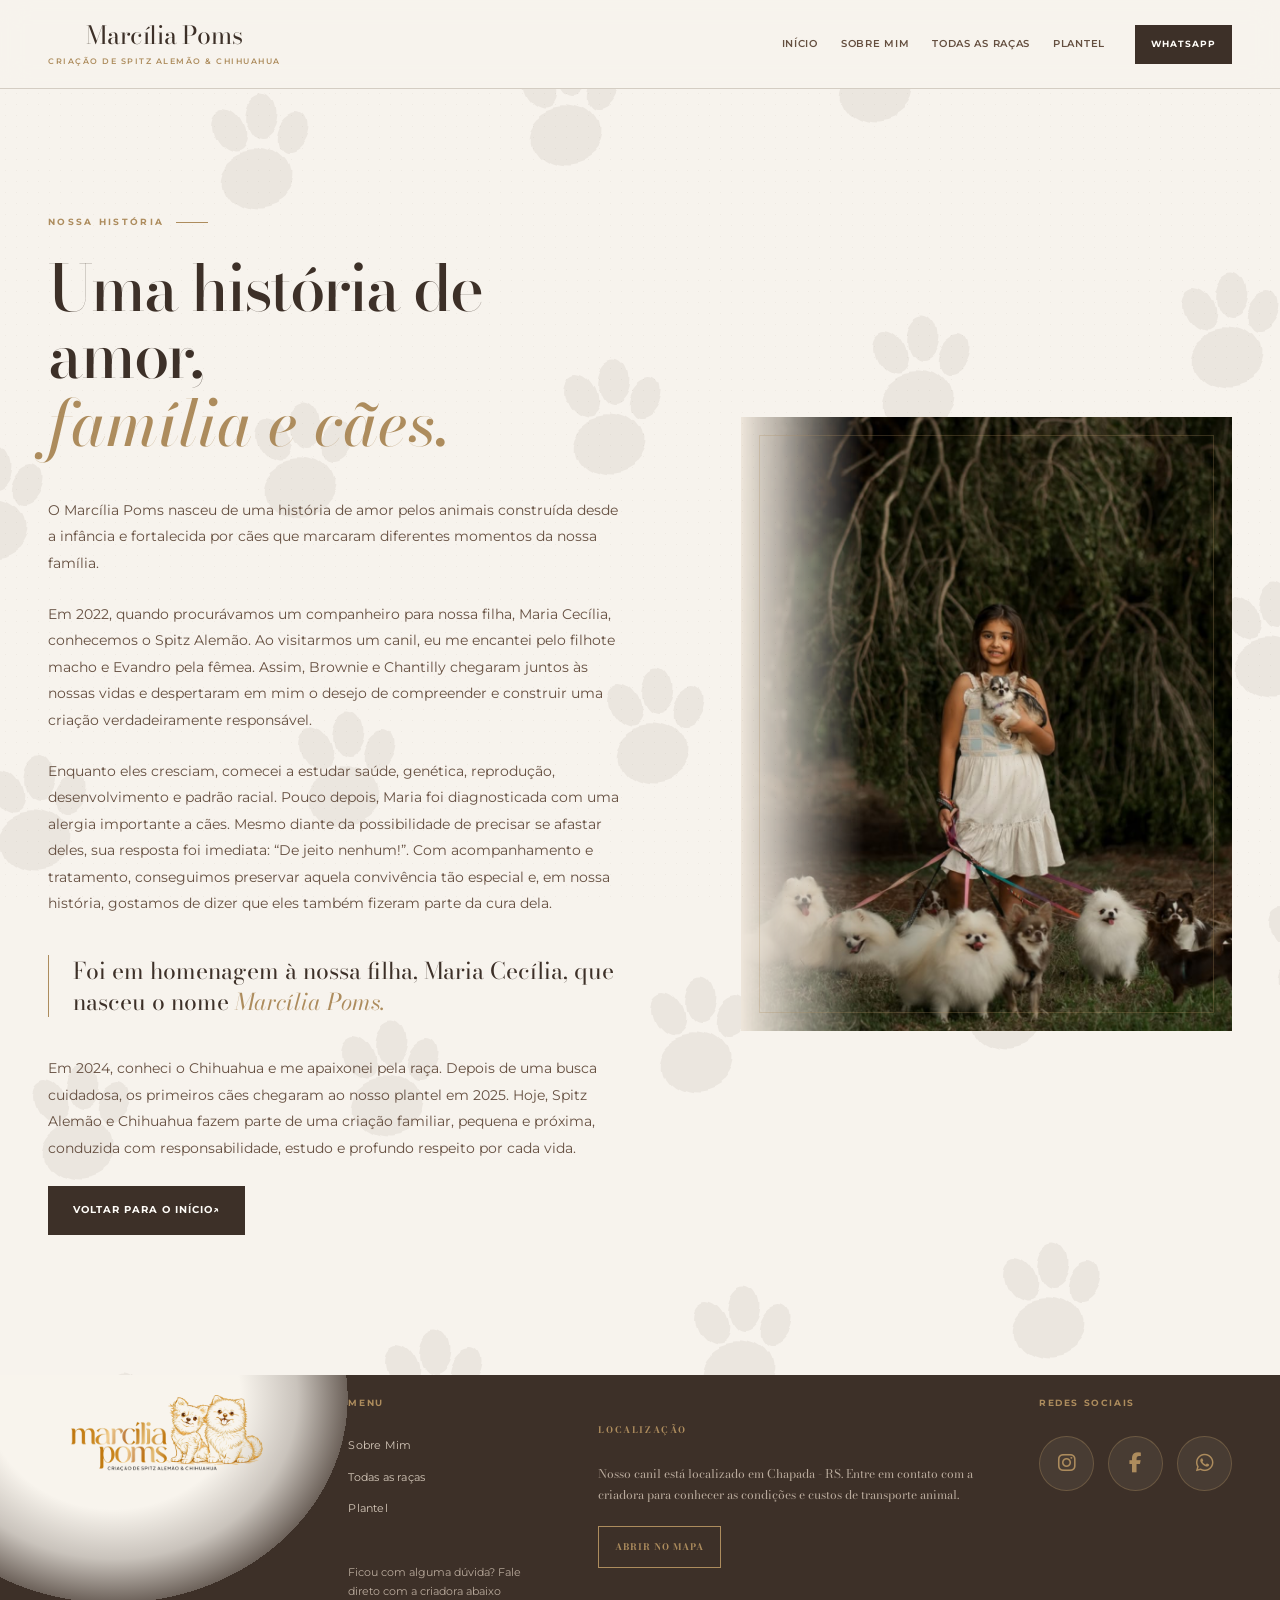
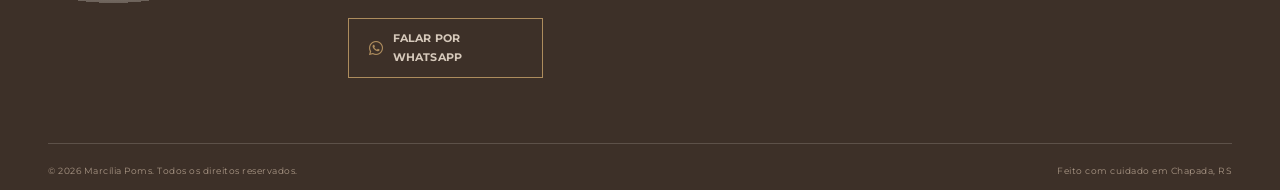
<file: historia.html>
<!DOCTYPE html>
<html lang="pt-BR">

<head>
    <meta charset="UTF-8">
    <meta name="viewport" content="width=device-width, initial-scale=1.0">

    <title>Nossa História | Marcília Poms</title>

    <meta
        name="description"
        content="Conheça a história da Marcília Poms, uma criação familiar de Spitz Alemão e Chihuahua construída com amor, estudo e responsabilidade."
    >

    <!-- Google Fonts -->
    <link rel="preconnect" href="https://fonts.googleapis.com">
    <link rel="preconnect" href="https://fonts.gstatic.com" crossorigin>

    <link
        href="https://fonts.googleapis.com/css2?family=Bodoni+Moda:opsz,wght@6..96,400;6..96,500;6..96,600&family=Montserrat:wght@400;500;600;700&display=swap"
        rel="stylesheet"
    >

    <!-- Font Awesome -->
    <link
        rel="stylesheet"
        href="https://cdnjs.cloudflare.com/ajax/libs/font-awesome/6.5.2/css/all.min.css"
    >

    <!-- CSS principal -->
    <link rel="stylesheet" href="style.css">
</head>

<body>

    <!-- =====================================================
         HEADER
    ====================================================== -->

    <header class="site-header">

        <div class="container header-inner">

            <a class="brand" href="index.html">

                <span class="brand-name">
                    Marcília Poms
                </span>

                <span class="brand-subtitle">
                    Criação de Spitz Alemão & Chihuahua
                </span>

            </a>


            <nav class="primary-nav">

                <a href="index.html#inicio">
                    Início
                </a>

                <a href="index.html#Sobre Mim">
                    Sobre Mim
                </a>

                <a href="index.html#nossotrabalho">
                    Todas as Raças
                </a>

                <a href="plantel.html">
                    Plantel
                </a>
            </nav>


            <a
                class="button button-whatsapp button-small"
                href="https://wa.me/+5555996183614"
                target="_blank"
                rel="noopener"
            >
                WhatsApp
            </a>


            <button
                class="menu-toggle"
                type="button"
                aria-label="Abrir menu"
            >
                <span></span>
                <span></span>
                <span></span>
            </button>

        </div>

    </header>


    <!-- =====================================================
         HISTÓRIA
    ====================================================== -->

    <main>

        <section class="history-section">

            <!-- Pegadas decorativas -->
            <div class="history-paws" aria-hidden="true"></div>


            <div class="container history-grid">

                <!-- =================================================
                     TEXTO
                ================================================== -->

                <div class="history-content reveal">

                    <p class="eyebrow">
                        Nossa história
                        <span class="rule"></span>
                    </p>


                    <h1>
                        Uma história de amor,
                        <br>
                        <em>família e cães.</em>
                    </h1>


                    <div class="history-text">

                        <p>
                            O Marcília Poms nasceu de uma história de amor pelos animais construída desde a infância e fortalecida por cães que marcaram diferentes momentos da nossa família.
                        </p>

                        <p>
                            Em 2022, quando procurávamos um companheiro para nossa filha, Maria Cecília, conhecemos o Spitz Alemão. Ao visitarmos um canil, eu me encantei pelo filhote macho e Evandro pela fêmea. Assim, Brownie e Chantilly chegaram juntos às nossas vidas e despertaram em mim o desejo de compreender e construir uma criação verdadeiramente responsável.
                        </p>

                        <p>
                            Enquanto eles cresciam, comecei a estudar saúde, genética, reprodução, desenvolvimento e padrão racial. Pouco depois, Maria foi diagnosticada com uma alergia importante a cães. Mesmo diante da possibilidade de precisar se afastar deles, sua resposta foi imediata: “De jeito nenhum!”. Com acompanhamento e tratamento, conseguimos preservar aquela convivência tão especial e, em nossa história, gostamos de dizer que eles também fizeram parte da cura dela.
                        </p>

                        <p class="history-highlight">
                            Foi em homenagem à nossa filha, Maria Cecília, que nasceu o nome <em>Marcília Poms.</em>
                        </p>

                        <p>
                            Em 2024, conheci o Chihuahua e me apaixonei pela raça. Depois de uma busca cuidadosa, os primeiros cães chegaram ao nosso plantel em 2025. Hoje, Spitz Alemão e Chihuahua fazem parte de uma criação familiar, pequena e próxima, conduzida com responsabilidade, estudo e profundo respeito por cada vida.
                        </p>

                    </div>


                    <a
                        class="button button-dark"
                        href="index.html#canil"
                    >
                        Voltar para o Início
                        <span>↗</span>
                    </a>

                </div>


                <!-- =================================================
                     FOTO
                ================================================== -->

                <div class="history-image reveal delay-1">

                    <div class="history-image-frame">

                        <img
                            src="assets/historia.png"
                            alt="Maria Cecília"
                            width="800"
                            height="1000"
                            loading="eager"
                        >

                    </div>

                </div>

            </div>

        </section>

    </main>


    <!-- =====================================================
         FOOTER
    ====================================================== -->

    <footer class="site-footer">
    <div class="footer-container">

        <!-- MARCA -->
        <div class="footer-brand-area">

    <a class="footer-brand" href="#inicio">
        <img
            src="assets/logo.png"
            alt="Marcília Poms — Criação de Spitz Alemão e Chihuahua"
        >
    </a>

</div>


        <!-- MENU -->
        <div class="footer-menu">

    <h3>MENU</h3>

     <a href="index.html#Sobre%20Mim">Sobre Mim</a>
     <a href="index.html#nossotrabalho">Todas as raças</a>
     <a href="plantel.html">Plantel</a>


    <div class="footer-contact">

        <p>
            Ficou com alguma dúvida? Fale<br>
            direto com a criadora abaixo
        </p>

        <a
            class="footer-whatsapp-btn"
            href="https://wa.me/+5555996183614"
            target="_blank"
            rel="noopener"
        >
            <i class="fa-brands fa-whatsapp"></i>
            <span>Falar por Whatsapp</span>
        </a>

    </div>

</div>


        <!-- LOCALIZAÇÃO -->
        <div class="footer-location">
            <h3>LOCALIZAÇÃO</h3>

            <p>
                Nosso canil está localizado em Chapada - RS.
                Entre em contato com a criadora para conhecer
                as condições e custos de transporte animal.
            </p>

            <a
                class="footer-map-btn"
                href="https://www.google.com/maps/search/?api=1&query=Chapada%2C%20RS"
                target="_blank"
                rel="noopener"
            >
                ABRIR NO MAPA
            </a>
        </div>


        <!-- REDES SOCIAIS -->
        <div class="footer-social">
            <h3>REDES SOCIAIS</h3>

            <div class="social-icons">

                <a
                    href="https://www.instagram.com/marciliapoms?stkn=ZG9tbGJxdjBiZmhl"
                    target="_blank"
                    rel="noopener"
                    aria-label="Instagram"
                >
                    <i class="fa-brands fa-instagram"></i>
                </a>

                <a
                    href="https://www.facebook.com/share/1F69dQd8Yt/?mibextid=wwXIfr"
                    target="_blank"
                    rel="noopener"
                    aria-label="Facebook"
                >
                    <i class="fa-brands fa-facebook-f"></i>
                </a>

                <a
                    href="https://wa.me/+5555996183614"
                    target="_blank"
                    rel="noopener"
                    aria-label="WhatsApp"
                >
                    <i class="fa-brands fa-whatsapp"></i>
                </a>

            </div>
        </div>

    </div>


    <!-- COPYRIGHT -->
    <div class="footer-bottom">
        <span>© 2026 Marcília Poms. Todos os direitos reservados.</span>
        <span>Feito com cuidado em Chapada, RS</span>
    </div>
</footer>

    <!-- =====================================================
         SCRIPT
    ====================================================== -->

    <script>

        const reveals = document.querySelectorAll(".reveal");

        const observer = new IntersectionObserver(
            (entries) => {

                entries.forEach((entry) => {

                    if (entry.isIntersecting) {

                        entry.target.classList.add("is-visible");

                        observer.unobserve(entry.target);

                    }

                });

            },
            {
                threshold: 0.12
            }
        );


        reveals.forEach((element) => {
            observer.observe(element);
        });


        /* MENU MOBILE */

        const menuToggle = document.querySelector(".menu-toggle");
        const primaryNav = document.querySelector(".primary-nav");

        if (menuToggle && primaryNav) {

            menuToggle.addEventListener("click", () => {

                primaryNav.classList.toggle("is-open");

            });

        }

    </script>

</body>

</html>
</file>
<file: style.css>
:root {
  --paper: #f7f3ed;
  --paper-deep: #eee6db;
  --sand: #e8ddcf;
  --ink: #322b25;
  --brown: #654f40;
  --brown-deep: #3d3028;
  --gold: #ad8c5d;
  --line: rgba(101, 79, 64, .24);
  --white: #fffdf9;
  --serif: "Bodoni Moda", serif;
  --italic: "Bodoni Moda", serif;
  --sans: "Montserrat", Arial, sans-serif;
  --content: 1240px;
  --ease: cubic-bezier(.2, .75, .25, 1);
}

* { box-sizing: border-box; }
html { scroll-behavior: smooth; }
body { margin: 0; color: var(--ink); background: var(--paper); font-family: var(--sans); font-size: 14px; line-height: 1.8; overflow-x: hidden; }
body::before { content: ""; position: fixed; inset: 0; pointer-events: none; opacity: .26; background-image: radial-gradient(rgba(101,79,64,.2) .5px, transparent .5px); background-size: 11px 11px; mix-blend-mode: multiply; z-index: 10; }
img { display: block; max-width: 100%; }
a { color: inherit; text-decoration: none; }
button { color: inherit; font: inherit; }
.container { width: min(calc(100% - 96px), var(--content)); margin-inline: auto; }
.narrow-container { max-width: 1080px; }
.skip-link { position: fixed; left: 16px; top: -100px; z-index: 100; padding: 10px 14px; background: var(--brown-deep); color: var(--white); }
.skip-link:focus { top: 16px; }

.site-header { position: sticky; top: 0; z-index: 20; background: rgba(247,243,237,.92); border-bottom: 1px solid var(--line); -webkit-backdrop-filter: blur(14px); backdrop-filter: blur(14px); }
.header-inner { min-height: 88px; display: flex; align-items: center; gap: 30px; }
.brand { display: inline-flex; flex-direction: column; flex: 0 0 auto; line-height: 1.1; }
.brand-name { color: var(--brown-deep); font-family: var(--serif); font-size: 25px; letter-spacing: -.4px; }
.brand-subtitle { margin-top: 7px; color: var(--gold); font-size: 8px; font-weight: 600; letter-spacing: 1.5px; text-transform: uppercase; }
.primary-nav { display: flex; align-items: center; justify-content: center; gap: clamp(13px, 1.8vw, 28px); margin-left: auto; }
.primary-nav a { position: relative; color: var(--brown); font-size: 10px; font-weight: 600; letter-spacing: .7px; text-transform: uppercase; white-space: nowrap; }
.primary-nav a::after { content: ""; position: absolute; left: 0; right: 100%; bottom: -8px; height: 1px; background: var(--gold); transition: right .3s var(--ease); }
.primary-nav a:hover::after { right: 0; }
.button { display: inline-flex; min-height: 49px; align-items: center; justify-content: center; padding: 12px 24px; border: 1px solid transparent; font-size: 10px; font-weight: 700; letter-spacing: 1px; text-transform: uppercase; transition: transform .3s var(--ease), background .3s, color .3s, border .3s; }
.button:hover { transform: translateY(-3px); }
.button-small { min-height: 39px; padding: 9px 15px; font-size: 9px; }
.button-whatsapp, .button-dark { color: var(--white); background: var(--brown-deep); }
.button-whatsapp:hover, .button-dark:hover { background: var(--brown); }
.button-light { color: var(--brown-deep); background: var(--paper); }
.button-light:hover { background: var(--white); }
.menu-toggle { display: none; margin-left: auto; width: 42px; height: 42px; padding: 10px; border: 1px solid var(--line); background: transparent; cursor: pointer; }
.menu-toggle span { display: block; width: 20px; height: 1px; margin: 5px auto; background: var(--brown-deep); transition: transform .3s, opacity .3s; }

.hero { position: relative; min-height: clamp(620px, 56.25vw, 780px); display: flex; align-items: center; overflow: hidden; background: var(--paper-deep); }
.hero-media.image-frame { position: absolute; inset: 0; width: 100%; height: 100%; }
.hero-media { position: absolute; inset: 0; }
.hero-media::after { content: ""; position: absolute; inset: 0; background: linear-gradient(90deg, rgba(247,243,237,.96) 0%, rgba(247,243,237,.75) 38%, rgba(247,243,237,.15) 72%, rgba(247,243,237,.08)); }
.hero-media picture { display: block; width: 100%; height: 100%; }
.hero-content { position: relative; z-index: 1; align-self: stretch; display: flex; flex-direction: column; align-items: flex-start; justify-content: flex-end; padding-block: 100px 72px; }
.hero-content > .eyebrow, .hero-content > h1, .hero-content > .hero-lead, .hero-content > .hero-copy { position: absolute; width: 1px; height: 1px; overflow: hidden; clip: rect(0, 0, 0, 0); white-space: nowrap; }
.eyebrow { display: flex; align-items: center; gap: 12px; margin: 0 0 24px; color: var(--gold); font-size: 9px; font-weight: 700; letter-spacing: 2.3px; text-transform: uppercase; }
.eyebrow .rule { display: inline-block; width: 32px; height: 1px; background: currentColor; }
.hero h1 { max-width: 700px; margin: 0; color: var(--brown-deep); font-family: var(--serif); font-size: clamp(44px, 6.2vw, 84px); font-weight: 500; letter-spacing: -2.6px; line-height: 1.05; }
h1 em, h2 em { color: var(--gold); font-family: var(--italic); font-weight: 500; letter-spacing: 0; }
.hero-lead { margin: 28px 0 0; color: var(--brown); font-size: 17px; font-weight: 600; }
.hero-copy { margin: 3px 0 0; color: var(--brown); font-family: var(--italic); font-size: 22px; }
.hero-actions { display: flex; align-items: center; gap: 28px; margin-top: 0; }
.text-link { display: inline-flex; align-items: center; gap: 9px; color: var(--brown); font-size: 10px; font-weight: 700; letter-spacing: 1px; text-transform: uppercase; }
.text-link span { color: var(--gold); font-size: 17px; transition: transform .3s; }
.text-link:hover span { transform: translate(3px, -3px); }
.hero-notes { display: none; }
.hero-notes span { color: var(--brown); font-size: 9px; font-weight: 600; letter-spacing: 1.2px; text-transform: uppercase; }
.hero-notes span::before { content: "✦"; margin-right: 8px; color: var(--gold); }
.scroll-cue { position: absolute; right: 48px; bottom: 33px; display: grid; place-items: center; width: 45px; height: 45px; border: 1px solid var(--line); color: var(--brown); font-size: 19px; }

.section { padding: 140px 0; }
/* =========================================================
   HERO DO PLANTEL
   ========================================================= */

.page-hero {
    position: relative;
    overflow: hidden;

    padding: 150px 0 135px;

    border-bottom: 1px solid var(--line);
}


/* IMAGEM DE FUNDO */

.page-hero-bg {
    position: absolute;
    inset: 0;

    z-index: 0;

    display: block;
}

.page-hero-bg img {
    width: 100%;
    height: 100%;

    display: block;

    object-fit: cover;
    object-position: center;
}


/* PELÍCULA */

.page-hero-overlay {
    position: absolute;
    inset: 0;

    z-index: 1;

    background: rgba(247, 243, 237, 0.68);
}


/* CONTEÚDO */

.page-hero-inner {
    position: relative;
    z-index: 2;

    max-width: 900px;
}


/* TÍTULO */

.page-hero h1 {
    margin: 0 0 18px;

    color: var(--brown-deep);

    font-family: var(--serif);
    font-size: clamp(48px, 6vw, 78px);
    font-weight: 500;

    letter-spacing: -2px;
    line-height: 1.05;
}

.page-hero h1 em {
    color: var(--gold);

    font-family: var(--italic);
    font-weight: 500;

    letter-spacing: 0;
}


/* DESCRIÇÃO */

.page-hero p:not(.eyebrow) {
    max-width: 480px;

    margin: 0;

    color: var(--brown);

    font-family: var(--italic);
    font-size: 23px;
    line-height: 1.25;
}


/* =========================================================
   MOBILE
   ========================================================= */

@media (max-width: 820px) {

    .page-hero {
        padding: 115px 0 100px;
    }

    .page-hero-overlay {
        background: rgba(247, 243, 237, 0.68);
    }
}
.page-hero-inner { max-width: 900px; }
.page-hero h1 { margin: 0 0 18px; color: var(--brown-deep); font-family: var(--serif); font-size: clamp(48px, 6vw, 78px); font-weight: 500; letter-spacing: -2px; line-height: 1.05; }
.page-hero h1 em { color: var(--gold); font-family: var(--italic); font-weight: 500; letter-spacing: 0; }
.page-hero p:not(.eyebrow) { max-width: 480px; margin: 0; color: var(--brown); font-family: var(--italic); font-size: 23px; line-height: 1.25; }
.plantel-page-section { min-height: 620px; }
.section-sand { background: var(--sand); }
.section-heading h2 { margin: 0 0 28px; color: var(--brown-deep); font-family: var(--serif); font-size: clamp(37px, 4.2vw, 63px); font-weight: 500; letter-spacing: -1.8px; line-height: 1.08; }
.section-heading > p:not(.eyebrow) { max-width: 530px; color: var(--brown); font-size: 14px; }
.section-heading.centered { max-width: 710px; margin: 0 auto 72px; text-align: center; }
.section-heading.centered .eyebrow { justify-content: center; }
.section-heading.centered > p:not(.eyebrow) { margin-inline: auto; }
.about-grid { display: grid; grid-template-columns: minmax(0, .92fr) minmax(350px, .83fr); align-items: center; gap: clamp(70px, 10vw, 160px); }
.section-about .section-heading > p:not(.eyebrow) { margin: 0 0 16px; }
.section-about .text-link { margin-top: 22px; }
.image-frame { position: relative; overflow: hidden; background: #dfd1c0; }
.image-frame img { position: relative; z-index: 1; width: 100%; height: 100%; object-fit: cover; opacity: 0; transition: opacity .35s; }
.image-frame img.is-loaded { opacity: 1; }
.image-frame-hero img { width: 100%; height: 100%; object-fit: cover; }
.hero-media.image-frame-hero img { object-fit: contain; object-position: top center; background: #fce7e7; }
.image-placeholder { position: absolute; inset: 0; display: flex; flex-direction: column; align-items: center; justify-content: center; gap: 9px; color: var(--brown); background: linear-gradient(135deg, #e7dccf, #d9c8b5); text-align: center; }
.image-placeholder::before { content: "✦"; color: var(--gold); font-size: 22px; }
.image-placeholder span { font-family: var(--italic); font-size: 25px; }
.image-placeholder small { max-width: 90%; color: var(--brown); font-size: 9px; letter-spacing: .7px; }
.image-placeholder.is-hidden { display: none; }
.portrait-frame {
    width: 100%;
    height: auto;
    aspect-ratio: 1 / 1;
    overflow: hidden;
}

.section-about .portrait-frame img {
    width: 100%;
    height: 100%;
    object-fit: cover;
    object-position: center;
}
.image-caption { position: absolute; z-index: 2; right: 0; bottom: 0; padding: 18px 23px; color: var(--white); background: rgba(61,48,40,.87); font-family: var(--italic); font-size: 19px; line-height: 1.1; }
.feature-grid, .care-grid, .steps-grid, .kit-grid, .payment-grid { display: grid; }
.three-cols { grid-template-columns: repeat(3, 1fr); gap: 1px; background: var(--line); border-top: 1px solid var(--line); border-bottom: 1px solid var(--line); }
.feature-card { min-height: 280px; padding: 34px 38px; background: var(--sand); }
.feature-card:hover { background: #ebdfd0; }
.card-number, .care-item > span, .step-card > span, .kit-item > span { color: var(--gold); font-family: var(--italic); font-size: 23px; }
.feature-card h3, .care-item h3, .step-card h3, .kit-item h3, .payment-item h3 { margin: 44px 0 13px; color: var(--brown-deep); font-family: var(--serif); font-size: 22px; font-weight: 500; line-height: 1.2; }
.feature-card p, .care-item p, .step-card p, .kit-item p, .payment-item p { margin: 0; color: var(--brown); font-size: 13px; line-height: 1.7; }
.section-creation { background: var(--paper); }
.care-grid { grid-template-columns: repeat(5, 1fr); gap: 26px; }
.care-item { padding-top: 22px; border-top: 1px solid var(--line); }
.care-item h3 { margin-top: 28px; font-size: 19px; }
.breed-grid { display: grid; grid-template-columns: repeat(2, 1fr); gap: 28px; }
.breed-card { background: var(--white); }
.breed-card .image-frame img {
    width: 100%;
    height: 330px;
    display: block;
    object-fit: cover;
    transform: none !important;
    transition: none !important;
}
.breed-content { padding: 37px 40px 42px; }
.breed-content .eyebrow { margin-bottom: 14px; }
.breed-content h3 { margin: 0 0 15px; color: var(--brown-deep); font-family: var(--serif); font-size: 34px; font-weight: 500; }
.breed-content p:not(.eyebrow) { max-width: 490px; margin: 0 0 23px; color: var(--brown); }
.split-heading { display: flex; justify-content: space-between; align-items: end; gap: 50px; margin-bottom: 62px; }
.split-heading > p { max-width: 340px; margin: 0 0 8px; }
.filter-tabs { display: flex; gap: 8px; margin-bottom: 30px; }
.filter-button { padding: 11px 18px; border: 1px solid var(--line); background: transparent; color: var(--brown); cursor: pointer; font-size: 9px; font-weight: 700; letter-spacing: 1px; text-transform: uppercase; transition: background .3s, color .3s; }
.filter-button.is-active, .filter-button:hover { color: var(--white); background: var(--brown-deep); }
.kennel-grid { display: grid; grid-template-columns: repeat(3, 1fr); gap: 20px; }
.kennel-empty { grid-column: 1 / -1; min-height: 300px; display: flex; flex-direction: column; align-items: center; justify-content: center; padding: 50px; border: 1px dashed var(--gold); text-align: center; }
.empty-mark { color: var(--gold); font-size: 28px; }
.kennel-empty h3 { margin: 18px 0 4px; font-family: var(--serif); font-size: 28px; font-weight: 500; }
.kennel-empty p { max-width: 460px; margin: 0 0 19px; color: var(--brown); }
.kennel-card.is-hidden { display: none; }
.kennel-grid {
    display: grid;
    grid-template-columns: repeat(3, 1fr);
    gap: 20px;
}

.kennel-empty {
    grid-column: 1 / -1;
    min-height: 300px;
    display: flex;
    flex-direction: column;
    align-items: center;
    justify-content: center;
    padding: 50px;
    border: 1px dashed var(--gold);
    text-align: center;
}

.empty-mark {
    color: var(--gold);
    font-size: 28px;
}

.kennel-empty h3 {
    margin: 18px 0 4px;
    font-family: var(--serif);
    font-size: 28px;
    font-weight: 500;
}

.kennel-empty p {
    max-width: 460px;
    margin: 0 0 19px;
    color: var(--brown);
}

.kennel-card.is-hidden {
    display: none;
}

.kennel-card {
    background: var(--white);
}

/* ÁREA DO CARROSSEL */
.kennel-card .image-frame {
    position: relative;
    width: 100%;
    height: 350px;
    overflow: hidden;
    background: var(--paper);
}

/* CADA FOTO */
.kennel-carousel {
    position: relative;
    width: 100%;
    height: 100%;
    overflow: hidden;
}

.kennel-slide {
    position: absolute;
    inset: 0;
    width: 100%;
    height: 100%;
    opacity: 0;
    visibility: hidden;
    transition: opacity 1s ease;
}

.kennel-slide.active {
    opacity: 1;
    visibility: visible;
    z-index: 2;
}

/* FOTO INTEIRA — NÃO CORTA */
.kennel-slide img {
    width: 100%;
    height: 100%;
    display: block;
    object-fit: contain !important;
    object-position: center;
    opacity: 1 !important;
}

/* NOME DO CACHORRO */
.kennel-photo-name {
    position: absolute;
    left: 16px;
    bottom: 16px;
    z-index: 5;
    padding: 7px 12px;
    color: var(--white);
    background: rgba(43, 34, 29, 0.72);
    font-family: var(--serif);
    font-size: 17px;
}

/* INFORMAÇÕES DO CARD */
.kennel-info {
    padding: 18px 21px 22px;
}

.kennel-info h3 {
    margin: 0;
    font-family: var(--serif);
    font-size: 22px;
    font-weight: 500;
}

.kennel-info p {
    margin: 2px 0 0;
    color: var(--brown);
    font-size: 10px;
    text-transform: uppercase;
    letter-spacing: .7px;
}

.kennel-info p span {
    color: var(--gold);
}
.kennel-info { padding: 18px 21px 22px; }
.kennel-info h3 { margin: 0; font-family: var(--serif); font-size: 22px; font-weight: 500; }
.kennel-info p { margin: 2px 0 0; color: var(--brown); font-size: 10px; text-transform: uppercase; letter-spacing: .7px; }
.kennel-info p span { color: var(--gold); }
.section-process { background: var(--brown-deep); color: var(--paper); }
.section-process .section-heading h2, .section-process .section-heading > p:not(.eyebrow) { color: var(--paper); }
.timeline { position: relative; display: grid; grid-template-columns: repeat(3, 1fr); gap: 48px 70px; }
.timeline::before { content: ""; position: absolute; top: 17px; right: 0; left: 0; height: 1px; background: rgba(247,243,237,.25); }
.timeline-item { position: relative; display: grid; grid-template-columns: 38px 1fr; gap: 15px; }
.timeline-item > span { position: relative; z-index: 1; display: grid; place-items: center; width: 35px; height: 35px; border: 1px solid var(--gold); color: var(--gold); background: var(--brown-deep); font-family: var(--italic); font-size: 17px; }
.timeline-item h3 { margin: 6px 0 8px; color: var(--paper); font-family: var(--serif); font-size: 21px; font-weight: 500; }
.timeline-item p { margin: 0; color: #d6c9bb; font-size: 12px; line-height: 1.6; }
.steps-grid { grid-template-columns: repeat(3, 1fr); gap: 1px; background: var(--line); }
.step-card { min-height: 230px; padding: 29px 31px; background: var(--sand); }
.step-card h3 { margin-top: 35px; font-size: 20px; }
.center-action { display: flex; justify-content: center; margin-top: 50px; }
.kit-grid { grid-template-columns: repeat(3, 1fr); gap: 45px 60px; }
.kit-item { border-top: 1px solid var(--line); padding-top: 17px; }
.kit-item h3 { margin-top: 26px; font-size: 21px; }
.payment-section { background: var(--paper-deep); }
.payment-grid { grid-template-columns: repeat(3, 1fr); gap: 20px; }
.payment-item { min-height: 225px; padding: 31px; border: 1px solid var(--line); }
.payment-item > span { display: block; color: var(--gold); font-family: var(--italic); font-size: 25px; }
.payment-item h3 { margin: 28px 0 13px; font-size: 21px; }
.disclaimer { margin: 29px 0 0; color: var(--brown); font-family: var(--italic); font-size: 17px; text-align: center; }
.diff-layout { display: grid; grid-template-columns: .9fr 1.1fr; gap: 100px; align-items: start; }
.diff-list { display: grid; grid-template-columns: repeat(2, 1fr); gap: 0 30px; }
.diff-list p { margin: 0; padding: 16px 0; border-bottom: 1px solid var(--line); color: var(--brown); font-size: 11px; font-weight: 700; letter-spacing: .9px; text-transform: uppercase; }
.diff-list p::before { content: "✦"; margin-right: 11px; color: var(--gold); }
.quote-line { margin-top: 100px; padding-top: 39px; border-top: 1px solid var(--line); text-align: center; }
.quote-line p { margin: 0; color: var(--brown); font-family: var(--italic); font-size: clamp(25px, 3vw, 39px); line-height: 1.1; }
.testimonial-slider { position: relative; max-width: 770px; min-height: 280px; margin: auto; border-top: 1px solid var(--line); border-bottom: 1px solid var(--line); }
.testimonial-slide { padding: 47px 85px; text-align: center; }
.quote-mark { color: var(--gold); font-family: var(--serif); font-size: 56px; line-height: .5; }
.testimonial-slide > p { margin: 25px auto; color: var(--brown); font-family: var(--italic); font-size: 26px; line-height: 1.2; }
.testimonial-author { display: flex; align-items: center; justify-content: center; gap: 12px; text-align: left; }
.avatar-placeholder { display: grid; place-items: center; width: 40px; height: 40px; border-radius: 50%; background: var(--sand); color: var(--gold); font-size: 8px; text-transform: uppercase; }
.testimonial-author strong, .testimonial-author small { display: block; }
.testimonial-author strong { color: var(--brown-deep); font-size: 11px; }
.testimonial-author small { color: var(--brown); font-size: 9px; }
.slider-button { position: absolute; top: 50%; display: grid; place-items: center; width: 38px; height: 38px; border: 1px solid var(--line); background: transparent; color: var(--brown); cursor: pointer; transform: translateY(-50%); }
.slider-button:hover { color: var(--white); background: var(--brown-deep); }
.slider-prev { left: 0; }.slider-next { right: 0; }
.slider-dots { position: absolute; bottom: -32px; left: 0; right: 0; display: flex; justify-content: center; gap: 7px; }
.slider-dot { width: 5px; height: 5px; padding: 0; border: 0; border-radius: 50%; background: var(--line); cursor: pointer; }.slider-dot.is-active { background: var(--gold); }
.gallery-grid { display: grid; grid-template-columns: 1.28fr .86fr .86fr; grid-template-rows: 260px 260px; gap: 15px; }
.gallery-item { position: relative; min-height: 0; padding: 0; border: 0; overflow: hidden; background: #dfd1c0; cursor: zoom-in; }
.gallery-item img { position: relative; z-index: 1; width: 100%; height: 100%; object-fit: cover; opacity: 0; transition: opacity .35s, transform .5s var(--ease); }
.gallery-item img.is-loaded { opacity: 1; }.gallery-item:hover img { transform: scale(1.04); }
.gallery-item .image-placeholder { position: absolute; }.gallery-large { grid-row: 1 / 3; }
.location-grid { display: grid; grid-template-columns: 1fr 1fr; align-items: center; gap: 100px; }
.location-map { min-height: 500px; background: var(--sand); border: 1px solid var(--line); }
.map-placeholder { position: absolute; inset: 0; display: grid; place-content: center; justify-items: center; color: var(--brown); background: repeating-linear-gradient(45deg, transparent, transparent 22px, rgba(173,140,93,.08) 23px, transparent 24px); }
.map-placeholder span { font-family: var(--serif); font-size: 31px; }.map-placeholder small { color: var(--gold); font-size: 9px; letter-spacing: 1px; text-transform: uppercase; }
.location-name { color: var(--gold) !important; font-family: var(--italic); font-size: 24px !important; }
.location-section .button { margin-top: 22px; }
.faq-layout { display: grid; grid-template-columns: .7fr 1.3fr; gap: 100px; align-items: start; }
.faq-list details { border-top: 1px solid var(--line); }.faq-list details:last-child { border-bottom: 1px solid var(--line); }
.faq-list summary { display: flex; align-items: center; justify-content: space-between; gap: 20px; padding: 19px 0; color: var(--brown-deep); cursor: pointer; font-family: var(--serif); font-size: 18px; list-style: none; }.faq-list summary::-webkit-details-marker { display: none; }.faq-list summary::after { content: "+"; color: var(--gold); font-family: var(--sans); font-size: 22px; font-weight: 300; }.faq-list details[open] summary::after { content: "−"; }.faq-list details p { max-width: 650px; margin: -3px 35px 20px 0; color: var(--brown); font-size: 13px; }
.final-cta { position: relative; overflow: hidden; padding: 135px 0; color: var(--paper); background: var(--brown-deep); }.final-cta::before, .final-cta::after { position: absolute; color: rgba(173,140,93,.12); font-family: var(--italic); font-size: 270px; line-height: 1; }.final-cta::before { content: "M"; top: -50px; left: 4%; }.final-cta::after { content: "P"; right: 7%; bottom: -80px; }.final-cta-inner { position: relative; z-index: 1; text-align: center; }.final-cta h2 { margin: 0 0 18px; color: var(--paper); font-family: var(--serif); font-size: clamp(42px, 5.3vw, 75px); font-weight: 500; letter-spacing: -1.5px; line-height: 1.06; }.final-cta h2 em { color: var(--gold); }.final-cta p:not(.eyebrow) { max-width: 480px; margin: 0 auto 30px; color: #d6c9bb; }.final-cta .eyebrow { justify-content: center; }
.site-footer { padding: 70px 0 25px; color: #d6c9bb; background: #2b221d; }.footer-grid { display: flex; justify-content: space-between; gap: 60px; }.footer-brand .brand-name { color: var(--paper); }.footer-location { margin-top: 27px; color: var(--gold); font-family: var(--italic); font-size: 20px; }.footer-links { display: flex; gap: 90px; }.footer-links h3 { margin: 0 0 15px; color: var(--gold); font-size: 9px; letter-spacing: 1.6px; text-transform: uppercase; }.footer-links a { display: block; margin: 7px 0; color: #d6c9bb; font-size: 11px; }.footer-links a:hover { color: var(--paper); }.footer-bottom { display: flex; justify-content: space-between; gap: 20px; margin-top: 65px; padding-top: 19px; border-top: 1px solid rgba(247,243,237,.17); color: #a99685; font-size: 9px; letter-spacing: .5px; }
.lightbox { position: fixed; inset: 0; z-index: 50; display: grid; place-items: center; padding: 40px; background: rgba(43,34,29,.94); opacity: 0; pointer-events: none; transition: opacity .3s; }.lightbox.is-open { opacity: 1; pointer-events: auto; }.lightbox img { max-width: min(1000px, 90vw); max-height: 85vh; object-fit: contain; }.lightbox-close { position: absolute; top: 24px; right: 35px; border: 0; color: var(--paper); background: transparent; cursor: pointer; font-size: 35px; font-weight: 300; }
.reveal { opacity: 0; transform: translateY(25px); transition: opacity .75s var(--ease), transform .75s var(--ease); }.reveal.is-visible { opacity: 1; transform: translateY(0); }.fade-up { opacity: 0; transform: translateY(20px); animation: fade-up .8s var(--ease) forwards; }.delay-1 { transition-delay: .1s; animation-delay: .1s; }.delay-2 { transition-delay: .2s; animation-delay: .2s; }.delay-3 { transition-delay: .3s; animation-delay: .3s; }
@keyframes fade-up { to { opacity: 1; transform: translateY(0); } }
@media (max-width: 1100px) { .container { width: min(calc(100% - 56px), var(--content)); }.primary-nav { gap: 13px; }.primary-nav a { font-size: 9px; }.button-small { padding-inline: 11px; }.header-inner { gap: 18px; }.care-grid { grid-template-columns: repeat(3, 1fr); }.care-item:last-child { grid-column: 2; }.diff-layout { gap: 50px; } }
@media (max-width: 820px) { .container { width: min(calc(100% - 42px), var(--content)); }.site-header { min-height: 74px; }.header-inner { min-height: 74px; justify-content: space-between; }.brand-name { font-size: 22px; }.brand-subtitle { font-size: 7px; letter-spacing: 1px; }.menu-toggle { display: block; order: 2; }.header-inner > .button-whatsapp { order: 3; }.primary-nav { position: absolute; top: 74px; right: 21px; left: 21px; display: flex; flex-direction: column; align-items: stretch; gap: 0; padding: 10px 20px; border: 1px solid var(--line); background: var(--paper); opacity: 0; pointer-events: none; transform: translateY(-10px); transition: opacity .3s, transform .3s; }.primary-nav.is-open { opacity: 1; pointer-events: auto; transform: translateY(0); }.primary-nav a { padding: 14px 0; border-bottom: 1px solid var(--line); font-size: 10px; }.primary-nav a:last-child { border-bottom: 0; }.hero { height: 177.7778vw; min-height: 0; align-items: end; }.hero-media.image-frame { top: 0; height: 100%; }.hero-media::after { background: linear-gradient(0deg, rgba(247,243,237,.98) 0%, rgba(247,243,237,.83) 44%, rgba(247,243,237,.16) 85%); }.hero-content { padding-block: 90px 48px; }.hero-content > .hero-lead, .hero-content > .hero-copy { position: static; width: auto; height: auto; overflow: visible; clip: auto; white-space: normal; }.hero-lead { margin: 0 0 2px; font-size: 15px; }.hero-copy { margin: 0 0 22px; font-size: 19px; line-height: 1.25; }.hero h1 { font-size: clamp(42px, 9vw, 66px); }.hero-notes { flex-direction: column; gap: 8px; margin-top: 50px; }.scroll-cue { right: 21px; bottom: 25px; }.section { padding: 95px 0; }.about-grid, .location-grid, .faq-layout { grid-template-columns: 1fr; gap: 55px; }.portrait-frame { height: auto; aspect-ratio: 4 / 3; }.three-cols, .steps-grid, .payment-grid { grid-template-columns: 1fr; }.feature-card { min-height: 0; padding: 27px; }.feature-card h3 { margin-top: 28px; }.breed-grid { grid-template-columns: 1fr; }.breed-card .image-frame { height: auto; aspect-ratio: 4 / 3; }.care-grid { grid-template-columns: repeat(2, 1fr); }.care-item:last-child { grid-column: auto; }.timeline { grid-template-columns: repeat(2, 1fr); gap: 45px 25px; }.timeline::before { display: none; }.kit-grid { grid-template-columns: repeat(2, 1fr); gap: 35px 25px; }.diff-layout { grid-template-columns: 1fr; gap: 25px; }.quote-line { margin-top: 70px; }.gallery-grid { grid-template-columns: 1fr 1fr; grid-template-rows: 250px 250px 250px; }.gallery-large { grid-row: 1 / 3; }.location-map { min-height: 390px; }.footer-grid { flex-direction: column; }.footer-links { gap: 70px; } }
@media (max-width: 560px) { body { font-size: 13px; }.container { width: min(calc(100% - 34px), var(--content)); }.header-inner > .button-whatsapp { display: none; }.hero { height: 177.7778vw; min-height: 0; }.hero-content { padding-bottom: 42px; }.hero-content > .hero-lead, .hero-content > .hero-copy { display: none; }.hero-actions { width: 100%; align-items: center; flex-direction: row; gap: 10px; }.hero-actions .button { min-height: 45px; padding: 11px 12px; font-size: 8px; letter-spacing: .7px; }.hero-actions .text-link { gap: 5px; font-size: 8px; letter-spacing: .7px; white-space: nowrap; }.hero-notes span { font-size: 8px; }.section-heading h2 { font-size: 39px; }.section-heading.centered { margin-bottom: 48px; }.split-heading { display: block; margin-bottom: 42px; }.split-heading > p { margin-top: 23px; }.portrait-frame { height: auto; aspect-ratio: 4 / 3; }.breed-card .image-frame { height: auto; aspect-ratio: 4 / 3; }.care-grid, .kit-grid { grid-template-columns: 1fr; }.timeline { grid-template-columns: 1fr; }.testimonial-slide { padding: 40px 43px; }.testimonial-slide > p { font-size: 23px; }.slider-button { top: auto; bottom: -60px; transform: none; }.slider-prev { left: 30%; }.slider-next { right: 30%; }.testimonial-slider { margin-bottom: 70px; }.gallery-grid { grid-template-columns: 1fr; grid-template-rows: repeat(4, 250px); }.gallery-large { grid-row: auto; }.location-map { min-height: 300px; }.footer-links { gap: 30px; }.footer-bottom { display: block; margin-top: 45px; }.footer-bottom span { display: block; margin-top: 8px; }.final-cta { padding: 105px 0; } }
@media (prefers-reduced-motion: reduce) { *, *::before, *::after { scroll-behavior: auto !important; animation-duration: .01ms !important; animation-iteration-count: 1 !important; transition-duration: .01ms !important; }.reveal { opacity: 1; transform: none; } }
/* =========================================================
   FOOTER — MARCÍLIA POMS
   Layout inspirado na referência, mantendo a paleta do site
   ========================================================= */

.site-footer {
    position: relative;
    overflow: hidden;

    padding: 20px 0 10px;

    color: #d6c9bb;

    background: var(--brown-deep);
}
.site-footer::before {
    content: "";

    position: absolute;

    top: 0;
    left: -80px;

    width: 430px;
    height: 230px;

    background: radial-gradient(
        ellipse at 45% 10%,
        #f8f4ed 0%,
        #f8f4ed 38%,
        rgba(248, 244, 237, 0.75) 55%,
        rgba(248, 244, 237, 0.25) 70%,
        transparent 70%
    );

    pointer-events: none;

    z-index: 0;
}
.site-footer .footer-container,
.site-footer .footer-bottom {
    position: relative;
    z-index: 1;
}
@media (max-width: 700px) {

    .site-footer::before {
        content: "";

        position: absolute;

        top: -20px;
  left: -105px;

width: 480px;
height: 310px;

        background: radial-gradient(
            ellipse 42% 45% at 48% 35%,
            #f8f4ed 0%,
            #f8f4ed 35%,
            rgba(248, 244, 237, 0.65) 50%,
            rgba(248, 244, 237, 0.25) 62%,
            rgba(248, 244, 237, 0.08) 72%,
            transparent 82%
        );

        pointer-events: none;
        z-index: 0;
    }

}

/* =========================================================
   ESTRUTURA PRINCIPAL
   ========================================================= */

.footer-container {
    width: min(calc(100% - 96px), var(--content));
    margin-inline: auto;

    display: grid;
    grid-template-columns: 1.05fr .75fr 1.65fr .8fr;
    gap: 55px;

    align-items: start;
}


/* =========================================================
   MARCA / PRIMEIRA COLUNA
   ========================================================= */

.footer-brand-area {
    display: flex;
    flex-direction: column;
    align-items: flex-start;
}

.footer-brand {
    display: inline-flex;
    flex-direction: column;
    line-height: 1.1;
}

.footer-brand .brand-name {
    color: var(--paper);
    font-family: var(--serif);
    font-size: 25px;
    letter-spacing: -.4px;
}

.footer-brand .brand-subtitle {
    margin-top: 7px;
    color: var(--gold);
    font-size: 8px;
    font-weight: 600;
    letter-spacing: 1.5px;
    text-transform: uppercase;
}

.footer-location-small {
    margin: 28px 0 18px;

    color: #b9aa9c;

    font-size: 11px;
    line-height: 1.7;
}


/* =========================================================
   BOTÃO WHATSAPP
   ========================================================= */

.footer-whatsapp-btn {
    width: 195px;
    min-height: 60px;

    display: inline-flex;
    align-items: center;
    justify-content: center;
    gap: 9px;

    border: 1px solid var(--gold);

    color: var(--paper);
    background: transparent;

    font-size: 10px;
    font-weight: 700;
    letter-spacing: .8px;
    text-transform: uppercase;

    transition:
        background .3s var(--ease),
        color .3s var(--ease),
        transform .3s var(--ease);
}

.footer-whatsapp-btn i {
    color: var(--gold);
    font-size: 16px;
}

.footer-whatsapp-btn:hover {
    color: var(--brown-deep);
    background: var(--gold);
    transform: translateY(-2px);
}

.footer-whatsapp-btn:hover i {
    color: var(--brown-deep);
}


/* =========================================================
   TÍTULOS DAS COLUNAS
   ========================================================= */

.footer-menu h3,
.footer-location h3,
.footer-social h3 {
    margin: 0 0 25px;

    color: var(--gold);

    font-size: 9px;
    font-weight: 700;
    letter-spacing: 1.6px;
    text-transform: uppercase;
}


/* =========================================================
   MENU
   ========================================================= */

.footer-menu {
    display: flex;
    flex-direction: column;
}

.footer-menu a {
    display: block;

    margin: 0 0 12px;

    color: #d6c9bb;

    font-size: 11px;
    letter-spacing: .2px;

    transition: color .25s ease;
}

.footer-menu a:hover {
    color: var(--gold);
}


/* =========================================================
   LOCALIZAÇÃO
   ========================================================= */

.footer-location p {
    max-width: 420px;

    margin: 0 0 20px;

    color: #b9aa9c;

    font-size: 12px;
    line-height: 1.75;
}


/* BOTÃO MAPA */

.footer-map-btn {
    display: inline-flex;
    align-items: center;
    justify-content: center;

    min-height: 42px;

    padding: 9px 16px;

    border: 1px solid var(--gold);

    color: var(--gold);
    background: transparent;

    font-size: 9px;
    font-weight: 700;
    letter-spacing: 1px;
    text-transform: uppercase;

    transition:
        background .3s var(--ease),
        color .3s var(--ease),
        transform .3s var(--ease);
}

.footer-map-btn:hover {
    color: var(--brown-deep);
    background: var(--gold);
    transform: translateY(-2px);
}


/* =========================================================
   REDES SOCIAIS
   ========================================================= */

.footer-social {
    display: flex;
    flex-direction: column;
    align-items: flex-start;
}

.social-icons {
    display: flex;
    align-items: center;
    gap: 14px;
}


/* CÍRCULOS */

.social-icons a {
    width: 55px;
    height: 55px;

    display: grid;
    place-items: center;

    border: 1px solid rgba(173, 140, 93, .35);
    border-radius: 50%;

    color: var(--gold);
    background: rgba(247, 243, 237, .06);

    font-size: 20px;

    transition:
        background .3s var(--ease),
        color .3s var(--ease),
        border .3s var(--ease),
        transform .3s var(--ease);
}

.social-icons a:hover {
    color: var(--brown-deep);
    background: var(--gold);
    border-color: var(--gold);

    transform: translateY(-3px);
}


/* =========================================================
   PARTE INFERIOR
   ========================================================= */

.footer-bottom {
    width: min(calc(100% - 96px), var(--content));
    margin: 65px auto 0;

    padding-top: 19px;

    display: flex;
    justify-content: space-between;
    gap: 20px;

    border-top: 1px solid rgba(247, 243, 237, .17);

    color: #a99685;

    font-size: 9px;
    letter-spacing: .5px;
}


/* =========================================================
   TABLET
   ========================================================= */

@media (max-width: 1100px) {

    .footer-container {
        width: min(calc(100% - 56px), var(--content));

        grid-template-columns: 1fr 1fr;
        gap: 50px 45px;
    }

    .footer-location {
        grid-column: 1;
    }

    .footer-social {
        grid-column: 2;
    }

    .footer-bottom {
        width: min(calc(100% - 56px), var(--content));
    }
}


/* =========================================================
   MOBILE
   ========================================================= */

@media (max-width: 820px) {

    .site-footer {
        padding: 60px 0 25px;
    }

    .footer-container {
        width: min(calc(100% - 42px), var(--content));

        grid-template-columns: 1fr;
        gap: 42px;
    }

    .footer-location,
    .footer-social {
        grid-column: auto;
    }

    .footer-menu h3,
    .footer-location h3,
    .footer-social h3 {
        margin-bottom: 20px;
    }

    .footer-bottom {
        width: min(calc(100% - 42px), var(--content));

        display: block;

        margin-top: 45px;
    }

    .footer-bottom span {
        display: block;
        margin-top: 8px;
    }
}


/* =========================================================
   MOBILE PEQUENO
   ========================================================= */

@media (max-width: 560px) {

    .site-footer {
        padding: 55px 0 22px;
    }

    .footer-container {
        width: min(calc(100% - 34px), var(--content));
        gap: 38px;
    }

    .footer-brand .brand-name {
        font-size: 23px;
    }

    .footer-whatsapp-btn {
        width: 100%;
        max-width: 195px;
    }

    .social-icons {
        gap: 12px;
    }

    .social-icons a {
        width: 52px;
        height: 52px;
        font-size: 18px;
    }

    .footer-bottom {
        width: min(calc(100% - 34px), var(--content));
    }
}
/* =====================================================
   PLANTEL — AJUSTE MOBILE
   ===================================================== */

@media (max-width: 560px) {

    .kennel-grid {
        display: grid;
        grid-template-columns: 1fr;
        width: 100%;
        gap: 30px;
    }

    .kennel-card {
        width: 100%;
        max-width: 100%;
    }

    .image-frame {
        width: 100%;
        height: auto;
        aspect-ratio: 4 / 5;
        overflow: hidden;
    }

    .image-frame img {
        width: 100%;
        height: 100%;
        display: block;
        object-fit: cover;
    }

    .kennel-info {
        width: 100%;
        padding: 24px 20px;
    }

    .kennel-info h3 {
        font-size: 24px;
        line-height: 1.25;
    }

    .kennel-info p {
        font-size: 11px;
        line-height: 1.6;
    }
}
/* =========================================================
   RAÇAS — CARDS FLUTUANTES
   ========================================================= */

.section-breeds {
    overflow: hidden;
}

.breed-grid {
    display: grid;
    grid-template-columns: repeat(2, minmax(0, 1fr));
    gap: 75px;
    max-width: 1000px;
    margin: 55px auto 0;
    align-items: start;
}


/* ---------------------------------------------------------
   CARD
   --------------------------------------------------------- */

.breed-card {
    position: relative;
    z-index: 1;
    overflow: hidden;

    background: var(--white);

    transform-style: preserve-3d;
    will-change: transform;

    box-shadow:
        0 18px 45px rgba(61, 48, 40, 0.08),
        0 3px 10px rgba(61, 48, 40, 0.04);

    transition:
        box-shadow .5s var(--ease),
        transform .5s var(--ease);

    animation:
        breedFloat 6s ease-in-out infinite;
}


/* Segundo card fica um pouco diferente */
.breed-card:nth-child(2) {
    z-index: 2;
    animation-delay: -3s;
}


/* ---------------------------------------------------------
   FLUTUAÇÃO
   --------------------------------------------------------- */




/* ---------------------------------------------------------
   EFEITO AO PASSAR O MOUSE
   --------------------------------------------------------- */
/* ---------------------------------------------------------
   IMAGEM
   --------------------------------------------------------- */

.breed-card .image-frame {
    position: relative;
    overflow: hidden;
}

.breed-card .image-frame img {
    width: 100%;
    height: 330px;
    display: block;

    object-fit: cover;

    transition:
        transform 1s cubic-bezier(.2, .75, .25, 1),
        filter .6s ease;

    -webkit-mask-image:
        linear-gradient(
            to right,
            transparent 0%,
            rgba(0,0,0,.25) 8%,
            black 25%,
            black 100%
        );

    mask-image:
        linear-gradient(
            to right,
            transparent 0%,
            rgba(0,0,0,.25) 8%,
            black 25%,
            black 100%
        );
}




/* ---------------------------------------------------------
   CONTEÚDO
   --------------------------------------------------------- */

.breed-content {
    position: relative;
    z-index: 2;
    background: var(--white);
}


/* ---------------------------------------------------------
   PEQUENO DETALHE DE PROFUNDIDADE
   --------------------------------------------------------- */

.breed-card::after {
    content: "";
    position: absolute;
    inset: 12px -12px -12px 12px;

    z-index: -1;

    border: 1px solid rgba(173, 140, 93, .20);

    pointer-events: none;
}



/* =========================================================
   DESKTOP — SENSAÇÃO DE UM PASSANDO ATRÁS DO OUTRO
   ========================================================= */

@media (min-width: 821px) {

    .breed-grid {
        padding: 0 20px;
    }

    .breed-card:nth-child(1) {
        margin-right: -18px;
    }

    .breed-card:nth-child(2) {
        margin-left: -18px;
    }

    .breed-card:nth-child(2) {
        z-index: 3;
    }
}


/* =========================================================
   TABLET
   ========================================================= */

@media (max-width: 820px) {

    .breed-grid {
        grid-template-columns: 1fr 1fr;
        gap: 20px;
    }

    .breed-card:nth-child(1),
    .breed-card:nth-child(2) {
        margin: 0;
    }

    .breed-card .image-frame img {
        height: 280px;
    }
}


/* =========================================================
   MOBILE
   ========================================================= */

@media (max-width: 560px) {

    .breed-grid {
        display: flex;
        flex-direction: column;
        gap: 28px;

        margin-top: 40px;

        padding: 0 8px;
    }

    .breed-card,
    .breed-card:nth-child(1),
    .breed-card:nth-child(2) {
        width: 100%;
        margin: 0;
    }

    /*
       No celular não fazemos os cards se cruzarem.
       Eles continuam flutuando, mas ficam empilhados.
    */

    .breed-card:nth-child(1) {
        transform: translate3d(0, 0, 0);
    }

    .breed-card:nth-child(2) {
        transform: translate3d(0, 0, 0);
        animation-delay: -3s;
    }

    .breed-card .image-frame img {
        height: 300px;
    }

    .breed-card::after {
        inset: 8px -7px -8px 7px;
    }

    .breed-card:hover {
        transform: translateY(-4px);
    }
}


/* =========================================================
   REDUZIR MOVIMENTO
   ========================================================= */

@media (prefers-reduced-motion: reduce) {

    .breed-card {
        animation: none;
        transition: none;
    }

    .breed-card .image-frame img {
        transition: none;
    }
}
.section-dark {
    background: #2b221d;
    color: var(--paper);
}

.section-dark h2 {
    color: var(--paper);
}

.section-dark h2 em {
    color: var(--gold);
}

.section-dark .eyebrow {
    color: var(--gold);
}

.section-dark .rule {
    background: var(--gold);
}
.hero-actions.fade-up {
    position: relative;
    z-index: 10;
    animation: hero-buttons .8s var(--ease) .3s forwards;
}

@keyframes hero-buttons {
    from {
        opacity: 0;
        transform: translateY(20px);
    }

    to {
        opacity: 1;
        transform: translateY(-55px);
    }
}
@media (max-width: 560px) {
    .hero-actions.fade-up {
        animation: hero-buttons-mobile .8s var(--ease) .3s forwards;
    }

    @keyframes hero-buttons-mobile {
        from {
            opacity: 0;
            transform: translateY(15px);
        }

        to {
            opacity: 1;
            transform: translateY(-25px);
        }
    }
}
/* =========================================================
   HISTÓRIA — MARCÍLIA POMS
   ========================================================= */

.history-section {
    position: relative;
    overflow: hidden;

    padding: 125px 0 140px;

    background: var(--paper);
}


/* =========================================================
   PEGADAS DECORATIVAS
   ========================================================= */

.history-paws {
    position: absolute;
    inset: 0;

    pointer-events: none;
    opacity: .08;

    background-image: url("data:image/svg+xml,%3Csvg xmlns='http://www.w3.org/2000/svg' width='260' height='260' viewBox='0 0 260 260'%3E%3Cg fill='%23654f40'%3E%3Cellipse cx='91' cy='69' rx='13' ry='19' transform='rotate(-25 91 69)'/%3E%3Cellipse cx='119' cy='61' rx='13' ry='19' transform='rotate(5 119 61)'/%3E%3Cellipse cx='143' cy='78' rx='12' ry='18' transform='rotate(25 143 78)'/%3E%3Cellipse cx='108' cy='112' rx='30' ry='25' transform='rotate(-5 108 112)'/%3E%3C/g%3E%3C/svg%3E");

    background-size: 260px 260px;
    background-position: 20px 30px;

    transform: rotate(-8deg) scale(1.2);
}


/* =========================================================
   GRID
   ========================================================= */

.history-grid {
    position: relative;
    z-index: 2;

    display: grid;

    grid-template-columns:
        minmax(0, 1fr)
        minmax(430px, .85fr);

    align-items: center;

    gap: clamp(70px, 9vw, 150px);
}


/* =========================================================
   TEXTO
   ========================================================= */

.history-content {
    max-width: 650px;
}


.history-content .eyebrow {
    margin-bottom: 25px;
}


.history-content h1 {
    margin: 0 0 40px;

    color: var(--brown-deep);

    font-family: var(--serif);

    font-size: clamp(44px, 5vw, 72px);

    font-weight: 500;

    letter-spacing: -2px;

    line-height: 1.05;
}


.history-content h1 em {
    color: var(--gold);

    font-family: var(--italic);

    font-weight: 500;

    letter-spacing: 0;
}


.history-text {
    max-width: 620px;
}


.history-text p {
    margin: 0 0 24px;

    color: var(--brown);

    font-family: var(--sans);

    font-size: 14px;

    line-height: 1.9;
}


/* =========================================================
   FRASE DE DESTAQUE
   ========================================================= */

.history-text .history-highlight {
    margin: 38px 0;

    padding-left: 24px;

    border-left: 1px solid var(--gold);

    color: var(--brown-deep);

    font-family: var(--italic);

    font-size: 23px;

    line-height: 1.35;
}


.history-text .history-highlight em {
    color: var(--gold);

    font-family: var(--italic);
}


/* =========================================================
   LINK VOLTAR
   ========================================================= */

.history-back {
    margin-top: 22px;
}


/* =========================================================
   FOTO
   ========================================================= */

.history-image {
    position: relative;

    width: 100%;

    display: flex;

    justify-content: center;
}


.history-image-frame {
    position: relative;

    width: 100%;

    max-width: 620px;

    aspect-ratio: 4 / 5;

    overflow: hidden;

    background: var(--paper-deep);
}


/* =========================================================
   IMAGEM COM FADE
   ========================================================= */

.history-image-frame img {
    width: 100%;
    height: 100%;

    display: block;

    object-fit: cover;

    object-position: center;

    /*
       Aqui está o efeito que você mostrou:
       a imagem desaparece suavemente no lado esquerdo.
    */

    -webkit-mask-image:
        linear-gradient(
            to right,
            transparent 0%,
            rgba(0,0,0,.25) 8%,
            black 25%,
            black 100%
        );

    mask-image:
        linear-gradient(
            to right,
            transparent 0%,
            rgba(0,0,0,.25) 8%,
            black 25%,
            black 100%
        );
}


/* =========================================================
   PEQUENO DETALHE DA FOTO
   ========================================================= */

.history-image-frame::after {
    content: "";

    position: absolute;

    inset: 18px;

    border: 1px solid rgba(173, 140, 93, .28);

    pointer-events: none;

    z-index: 2;
}


/* =========================================================
   TABLET
   ========================================================= */

@media (max-width: 1000px) {

    .history-grid {
        grid-template-columns: 1fr;

        gap: 70px;
    }

    .history-content {
        max-width: 760px;
    }

    .history-image {
        justify-content: flex-start;
    }

    .history-image-frame {
        max-width: 600px;
    }

}


/* =========================================================
   MOBILE
   ========================================================= */

@media (max-width: 820px) {

    .history-section {
        padding: 90px 0 100px;
    }


    .history-grid {
        gap: 55px;
    }


    .history-content h1 {
        font-size: clamp(40px, 10vw, 58px);

        letter-spacing: -1.5px;

        margin-bottom: 30px;
    }


    .history-text p {
        font-size: 13px;

        line-height: 1.8;
    }


    /*
       No celular mostramos a foto inteira.
       O fade fica desativado para não esconder
       parte importante da imagem.
    */

    .history-image-frame img {

        -webkit-mask-image: none;

        mask-image: none;

    }

}


/* =========================================================
   CELULAR PEQUENO
   ========================================================= */

@media (max-width: 560px) {

    .history-section {
        padding: 75px 0 85px;
    }


    .history-grid {
        gap: 45px;
    }


    .history-content h1 {
        font-size: 42px;
    }


    .history-text p {
        font-size: 13px;

        margin-bottom: 21px;
    }


    .history-text .history-highlight {
        margin: 30px 0;

        padding-left: 18px;

        font-size: 21px;
    }


    .history-image-frame {
        aspect-ratio: 4 / 5;
    }


    .history-image-frame::after {
        inset: 12px;
    }

}
.instagram-embed {
    width: 100%;
    max-width: 1200px;
    margin: 0 auto;
    display: flex;
    justify-content: center;
}

/* Desktop */
@media (min-width: 821px) {
    .instagram-embed {
        max-width: 1200px;
        width: 100%;
    }

    .instagram-embed .instagram-media {
        width: 100% !important;
        max-width: 100% !important;
        min-width: 0 !important;
    }
}

/* Celular — mantém como está */
@media (max-width: 820px) {
    .instagram-embed {
        width: 100%;
        max-width: 100%;
    }
}
/* =========================================================
   CHEGADA — UMA CHEGADA PREPARADA COM CARINHO
   ========================================================= */

.arrival-section {
    background: var(--paper);
    padding: 125px 0;
}

.arrival-header {
    display: grid;
    grid-template-columns: 1.1fr .9fr;
    gap: 80px;
    align-items: end;
    margin-bottom: 65px;
}

.arrival-title h2 {
    margin: 0;
    font-family: var(--serif);
    font-size: clamp(48px, 5vw, 72px);
    line-height: .98;
    font-weight: 400;
    color: var(--ink);
}

.arrival-title h2 em {
    color: var(--gold);
    font-style: italic;
}

.arrival-intro {
    max-width: 440px;
    margin: 0 0 5px auto;
    color: var(--brown);
    font-size: 14px;
    line-height: 1.8;
}


/* LAYOUT */

.arrival-layout {
    display: grid;
    grid-template-columns: 1.05fr .95fr;
    gap: 75px;
    align-items: center;
}



/* FOTO — TAMANHO REDUZIDO */
.arrival-image {
    position: relative;
    width: 100%;
    max-width: 480px;
    margin: 0 auto;
    overflow: hidden;
    aspect-ratio: auto;
}

.arrival-image img {
    display: block;
    width: 100%;
    height: auto;
    object-fit: contain;
}



/* CONTEÚDO */

.arrival-content {
    max-width: 560px;
}

.arrival-small-title {
    margin: 0 0 32px;
    font-family: var(--serif);
    font-size: 25px;
    color: var(--ink);
}


/* BENEFÍCIOS */

.arrival-benefits {
    display: grid;
    grid-template-columns: 1fr 1fr;
    gap: 0 35px;
}

.arrival-benefit {
    display: grid;
    grid-template-columns: 34px 1fr;
    gap: 15px;

    padding: 23px 0;

    border-top: 1px solid var(--line);
}

.arrival-number {
    font-family: var(--serif);
    font-size: 14px;
    color: var(--gold);
}

.arrival-benefit h3 {
    margin: 0 0 7px;
    font-family: var(--serif);
    font-size: 19px;
    font-weight: 500;
    color: var(--ink);
}

.arrival-benefit p {
    margin: 0;
    font-size: 12px;
    line-height: 1.7;
    color: var(--brown);
}


/* ALKC */

.arrival-pedigree {
    display: flex;
    align-items: center;
    gap: 18px;

    margin-top: 25px;
    padding-top: 25px;

    border-top: 1px solid var(--line);
}

.arrival-pedigree-logo {
    width: 250px;
    height: 250px;

    display: flex;
    align-items: center;
    justify-content: center;

    flex-shrink: 0;
}

.arrival-pedigree-logo img {
    width: 100%;
    height: 100%;
    max-width: none;
    max-height: none;
    object-fit: contain;
}

.arrival-pedigree-logo img {
    max-width: 100%;
    max-height: 100%;
    object-fit: contain;
}

.arrival-pedigree span {
    display: block;
    margin-bottom: 6px;

    font-family: var(--serif);
    font-size: 22px;
    color: var(--ink);
}

.arrival-pedigree p {
    margin: 0;
    max-width: 380px;
    font-size: 13px;
    line-height: 1.6;
    color: var(--brown);
}


/* =========================================================
   MOBILE
   ========================================================= */

@media (max-width: 820px) {

    .arrival-section {
        padding: 85px 0;
    }

    .arrival-header {
        display: block;
        margin-bottom: 45px;
    }

    .arrival-title h2 {
        font-size: 48px;
    }

    .arrival-intro {
        margin: 25px 0 0;
    }

    .arrival-layout {
        grid-template-columns: 1fr;
        gap: 45px;
    }

    .arrival-content {
        max-width: none;
    }

    .arrival-benefits {
        grid-template-columns: 1fr;
    }

    .arrival-small-title {
        font-size: 23px;
    }

}
/* =========================================================
   MURAL MARCÍLIA POMS
========================================================= */

.mp-mural {
  width: 100%;
  box-sizing: border-box;
  padding: 110px 30px;
  background: #f7f3ed;
  overflow: hidden;
}

.mp-mural *,
.mp-mural *::before,
.mp-mural *::after {
  box-sizing: border-box;
}


/* CABEÇALHO */

.mp-mural-header {
  max-width: 700px;
  margin: 0 auto 65px;
  text-align: center;
}

.mp-mural-header > span {
  display: block;
  margin-bottom: 18px;

  font-family: "Inter", sans-serif;
  font-size: 10px;
  font-weight: 600;
  letter-spacing: 0.25em;

  color: #ad8c5d;
}

.mp-mural-header h2 {
  margin: 0;

  font-family: "Bodoni Moda", Georgia, serif;
  font-size: clamp(42px, 5vw, 70px);
  line-height: 1;

  font-weight: 400;

  color: #3d3028;
}

.mp-mural-header h2 em {
  font-style: italic;
  color: #654f40;
}

.mp-mural-header p {
  max-width: 580px;
  margin: 25px auto 0;

  font-family: "Inter", Arial, sans-serif;
  font-size: 15px;
  line-height: 1.8;

  color: #75675d;
}


/* =========================================================
   GRID
========================================================= */

.mp-mural-grid {
  width: min(1250px, 100%);
  margin: 0 auto;

  display: grid;

  grid-template-columns: repeat(12, 1fr);

  grid-auto-rows: 100px;

  gap: 18px;
}


/* =========================================================
   FOTOS
========================================================= */

.mp-foto {
  position: relative;

  min-width: 0;
  min-height: 0;

  padding: 8px;

  background: #fffdf9;

  box-shadow:
    0 12px 28px rgba(61, 48, 40, 0.10);

  transition:
    transform .4s ease,
    box-shadow .4s ease;

  z-index: 1;
}

.mp-foto img {
  display: block;

  width: 100%;
  height: 100%;

  object-fit: cover;
  object-position: center;

  transition: transform .4s ease;
}

.mp-foto:hover {
  z-index: 20;

  transform:
    translateY(-8px)
    rotate(0deg)
    scale(1.03);

  box-shadow:
    0 25px 50px rgba(61, 48, 40, 0.18);
}

.mp-foto:hover img {
  transform: scale(1.03);
}


/* =========================================================
   POSIÇÕES
========================================================= */

.mp-foto-1 {
  grid-column: 1 / 3;
  grid-row: 1 / 4;
  transform: rotate(-1.5deg);
}

.mp-foto-2 {
  grid-column: 3 / 6;
  grid-row: 1 / 4;
  transform: rotate(.7deg);
}

.mp-foto-3 {
  grid-column: 6 / 9;
  grid-row: 1 / 5;
  transform: rotate(-.8deg);
}

.mp-foto-4 {
  grid-column: 9 / 11;
  grid-row: 1 / 4;
  transform: rotate(1.2deg);
}

.mp-foto-5 {
  grid-column: 11 / 13;
  grid-row: 1 / 4;
  transform: rotate(-.7deg);
}


.mp-foto-6 {
  grid-column: 1 / 4;
  grid-row: 4 / 7;
  transform: rotate(.8deg);
}

.mp-foto-7 {
  grid-column: 4 / 7;
  grid-row: 4 / 7;
  transform: rotate(-1deg);
}

.mp-foto-8 {
  grid-column: 7 / 10;
  grid-row: 5 / 8;
  transform: rotate(1deg);
}

.mp-foto-9 {
  grid-column: 10 / 13;
  grid-row: 4 / 7;
  transform: rotate(-.8deg);
}


.mp-foto-10 {
  grid-column: 1 / 3;
  grid-row: 7 / 10;
  transform: rotate(-1deg);
}

.mp-foto-11 {
  grid-column: 3 / 6;
  grid-row: 7 / 10;
  transform: rotate(.8deg);
}

.mp-foto-12 {
  grid-column: 6 / 9;
  grid-row: 8 / 11;
  transform: rotate(-.7deg);
}

.mp-foto-13 {
  grid-column: 9 / 11;
  grid-row: 7 / 10;
  transform: rotate(1.2deg);
}

.mp-foto-14 {
  grid-column: 11 / 13;
  grid-row: 7 / 10;
  transform: rotate(-1deg);
}


/* =========================================================
   FRASE
========================================================= */

.mp-mural-frase {
  display: flex;
  align-items: center;
  justify-content: center;

  gap: 25px;

  margin-top: 65px;
}

.mp-mural-frase span {
  width: 55px;
  height: 1px;

  background: #ad8c5d;
}

.mp-mural-frase p {
  margin: 0;

  font-family: "Bodoni Moda", Georgia, serif;
  font-size: 17px;

  color: #654f40;
}

.mp-mural-frase em {
  color: #ad8c5d;
}


/* =========================================================
   TABLET
========================================================= */

@media (max-width: 900px) {

  .mp-mural {
    padding: 90px 20px;
  }

  .mp-mural-grid {
    grid-template-columns: repeat(6, 1fr);
    grid-auto-rows: 110px;
    gap: 14px;
  }

  .mp-foto-1 {
    grid-column: 1 / 3;
    grid-row: 1 / 4;
  }

  .mp-foto-2 {
    grid-column: 3 / 5;
    grid-row: 1 / 4;
  }

  .mp-foto-3 {
    grid-column: 5 / 7;
    grid-row: 1 / 4;
  }

  .mp-foto-4 {
    grid-column: 1 / 3;
    grid-row: 4 / 7;
  }

  .mp-foto-5 {
    grid-column: 3 / 5;
    grid-row: 4 / 7;
  }

  .mp-foto-6 {
    grid-column: 5 / 7;
    grid-row: 4 / 7;
  }

  .mp-foto-7 {
    grid-column: 1 / 4;
    grid-row: 7 / 10;
  }

  .mp-foto-8 {
    grid-column: 4 / 7;
    grid-row: 7 / 10;
  }

  .mp-foto-9 {
    grid-column: 1 / 3;
    grid-row: 10 / 13;
  }

  .mp-foto-10 {
    grid-column: 3 / 5;
    grid-row: 10 / 13;
  }

  .mp-foto-11 {
    grid-column: 5 / 7;
    grid-row: 10 / 13;
  }

  .mp-foto-12 {
    grid-column: 1 / 3;
    grid-row: 13 / 16;
  }

  .mp-foto-13 {
    grid-column: 3 / 5;
    grid-row: 13 / 16;
  }

  .mp-foto-14 {
    grid-column: 5 / 7;
    grid-row: 13 / 16;
  }
}


/* =========================================================
   CELULAR
========================================================= */

@media (max-width: 600px) {

  .mp-mural {
    padding: 75px 15px;
  }

  .mp-mural-header {
    margin-bottom: 40px;
  }

  .mp-mural-header h2 {
    font-size: 42px;
  }

  .mp-mural-header p {
    font-size: 13px;
  }

  .mp-mural-grid {
    grid-template-columns: repeat(2, 1fr);

    grid-auto-rows: 150px;

    gap: 12px;
  }

  .mp-foto-1,
  .mp-foto-2,
  .mp-foto-3,
  .mp-foto-4,
  .mp-foto-5,
  .mp-foto-6,
  .mp-foto-7,
  .mp-foto-8,
  .mp-foto-9,
  .mp-foto-10,
  .mp-foto-11,
  .mp-foto-12,
  .mp-foto-13,
  .mp-foto-14 {
    grid-column: auto;
    grid-row: auto;

    transform: rotate(0);
  }

  .mp-foto-3,
  .mp-foto-8 {
    grid-row: span 2;
  }

  .mp-foto {
    padding: 5px;
  }

  .mp-mural-frase {
    flex-direction: column;
    gap: 15px;

    margin-top: 45px;
  }

  .mp-mural-frase p {
    text-align: center;
    font-size: 16px;
  }

}
/* =========================================================
   AVALIAÇÕES — MARCÍLIA POMS
========================================================= */

.mp-avaliacoes {
  position: relative;

  width: 100%;

  padding: 120px 25px 110px;

  background: #f7f3ed;

  overflow: hidden;
}


/* =========================================================
   CABEÇALHO
========================================================= */

.mp-avaliacoes-header {
  max-width: 720px;

  margin: 0 auto 70px;

  text-align: center;
}

.mp-avaliacoes-overline {
  display: block;

  margin-bottom: 18px;

  font-family: "Inter", Arial, sans-serif;

  font-size: 10px;

  font-weight: 600;

  letter-spacing: .26em;

  color: #ad8c5d;
}

.mp-avaliacoes-header h2 {
  margin: 0;

  font-family: "Bodoni Moda", Georgia, serif;

  font-size: clamp(42px, 5vw, 70px);

  line-height: .98;

  font-weight: 400;

  letter-spacing: -.035em;

  color: #3d3028;
}

.mp-avaliacoes-header h2 em {
  color: #654f40;

  font-style: italic;
}

.mp-avaliacoes-header p {
  max-width: 570px;

  margin: 25px auto 0;

  font-family: "Inter", Arial, sans-serif;

  font-size: 15px;

  line-height: 1.8;

  color: #75675d;
}


/* =========================================================
   MURAL
========================================================= */

.mp-avaliacoes-mural {

  width: min(1150px, 100%);

  margin: 0 auto;

  display: grid;

  grid-template-columns: repeat(12, 1fr);

  gap: 28px;

  align-items: center;
}


/* =========================================================
   CARDS
========================================================= */

.mp-avaliacao-card {

  position: relative;

  display: flex;

  align-items: center;
  justify-content: center;

  min-width: 0;

  padding: 12px;

  border: 0;

  background: #fffdf9;

  box-shadow:
    0 12px 30px rgba(61, 48, 40, .10);

  cursor: pointer;

  transition:
    transform .45s ease,
    box-shadow .45s ease;

  appearance: none;

  -webkit-appearance: none;
}

.mp-avaliacao-card img {

  display: block;

  width: 100%;

  height: auto;

  /*
    IMPORTANTE:
    não usamos object-fit: cover.
    Assim o print inteiro permanece visível.
  */

  object-fit: contain;

  background: #fff;

  transition: transform .45s ease;
}


.mp-avaliacao-card:hover {

  z-index: 20;

  transform:
    translateY(-10px)
    rotate(0deg)
    scale(1.025);

  box-shadow:
    0 25px 55px rgba(61, 48, 40, .18);
}


/* =========================================================
   POSIÇÕES
========================================================= */

/* PRINT 1 */

.mp-avaliacao-card.card-1 {

  grid-column: 1 / 4;

  transform: rotate(-2deg);
}


/* PRINT 2 */

.mp-avaliacao-card.card-2 {

  grid-column: 4 / 7;

  transform: rotate(1.3deg);
}


/* PRINT 3 */

.mp-avaliacao-card.card-3 {

  grid-column: 7 / 10;

  transform: rotate(-1deg);
}


/* PRINT 4 */

.mp-avaliacao-card.card-4 {

  grid-column: 10 / 13;

  transform: rotate(1.7deg);
}


/* PRINT 5 */

.mp-avaliacao-card.card-5 {

  grid-column: 2 / 5;

  transform: rotate(1deg);
}


/* PRINT 6 */

.mp-avaliacao-card.card-6 {

  grid-column: 5 / 9;

  transform: rotate(-1.4deg);
}


/* PRINT 7 */

.mp-avaliacao-card.card-7 {

  grid-column: 9 / 12;

  transform: rotate(1.2deg);
}


/* =========================================================
   DETALHE DOURADO
========================================================= */

.mp-avaliacao-card::after {

  content: "";

  position: absolute;

  inset: 12px;

  border: 1px solid rgba(173, 140, 93, .16);

  pointer-events: none;

  opacity: 0;

  transition: opacity .3s ease;
}

.mp-avaliacao-card:hover::after {

  opacity: 1;
}


/* =========================================================
   FRASE FINAL
========================================================= */

.mp-avaliacoes-footer {

  display: flex;

  align-items: center;

  justify-content: center;

  gap: 25px;

  margin-top: 75px;
}

.mp-avaliacoes-footer span {

  width: 55px;

  height: 1px;

  background: #ad8c5d;

  opacity: .65;
}

.mp-avaliacoes-footer p {

  margin: 0;

  font-family: "Bodoni Moda", Georgia, serif;

  font-size: 17px;

  color: #654f40;

  text-align: center;
}

.mp-avaliacoes-footer em {

  color: #ad8c5d;

  font-style: italic;
}


/* =========================================================
   LIGHTBOX
========================================================= */

.mp-avaliacao-lightbox {

  position: fixed;

  inset: 0;

  z-index: 999999;

  display: flex;

  align-items: center;

  justify-content: center;

  padding: 35px;

  background: rgba(39, 30, 24, .93);

  opacity: 0;

  visibility: hidden;

  transition:
    opacity .35s ease,
    visibility .35s ease;
}

.mp-avaliacao-lightbox.active {

  opacity: 1;

  visibility: visible;
}


.mp-avaliacao-lightbox img {

  display: block;

  max-width: 90vw;

  max-height: 88vh;

  width: auto;

  height: auto;

  padding: 10px;

  background: #fffdf9;

  box-shadow:
    0 30px 90px rgba(0, 0, 0, .4);

  transform: scale(.94);

  transition: transform .4s ease;
}

.mp-avaliacao-lightbox.active img {

  transform: scale(1);
}


/* BOTÃO FECHAR */

.mp-avaliacao-fechar {

  position: absolute;

  top: 25px;

  right: 30px;

  width: 46px;

  height: 46px;

  display: flex;

  align-items: center;
  justify-content: center;

  border: 1px solid rgba(255,255,255,.35);

  border-radius: 50%;

  background: rgba(255,255,255,.08);

  color: #fff;

  font-size: 30px;

  font-weight: 300;

  line-height: 1;

  cursor: pointer;

  transition:
    transform .3s ease,
    background .3s ease;
}

.mp-avaliacao-fechar:hover {

  transform: rotate(90deg);

  background: rgba(255,255,255,.18);
}


/* =========================================================
   TABLET
========================================================= */

@media (max-width: 900px) {

  .mp-avaliacoes {

    padding: 90px 20px;
  }

  .mp-avaliacoes-header {

    margin-bottom: 50px;
  }

  .mp-avaliacoes-mural {

    grid-template-columns: repeat(6, 1fr);

    gap: 20px;
  }

  .mp-avaliacao-card.card-1 {

    grid-column: 1 / 4;
  }

  .mp-avaliacao-card.card-2 {

    grid-column: 4 / 7;
  }

  .mp-avaliacao-card.card-3 {

    grid-column: 1 / 4;
  }

  .mp-avaliacao-card.card-4 {

    grid-column: 4 / 7;
  }

  .mp-avaliacao-card.card-5 {

    grid-column: 1 / 3;
  }

  .mp-avaliacao-card.card-6 {

    grid-column: 3 / 5;
  }

  .mp-avaliacao-card.card-7 {

    grid-column: 5 / 7;
  }
}


/* =========================================================
   CELULAR
========================================================= */

@media (max-width: 600px) {

  .mp-avaliacoes {

    padding: 75px 15px;
  }

  .mp-avaliacoes-header {

    margin-bottom: 40px;
  }

  .mp-avaliacoes-header h2 {

    font-size: 42px;
  }

  .mp-avaliacoes-header p {

    font-size: 13px;

    line-height: 1.7;
  }


  .mp-avaliacoes-mural {

    display: grid;

    grid-template-columns: 1fr;

    gap: 25px;

    width: min(420px, 100%);
  }


  /*
    No celular cada print ocupa
    sua própria linha.
  */

  .mp-avaliacao-card.card-1,
  .mp-avaliacao-card.card-2,
  .mp-avaliacao-card.card-3,
  .mp-avaliacao-card.card-4,
  .mp-avaliacao-card.card-5,
  .mp-avaliacao-card.card-6,
  .mp-avaliacao-card.card-7 {

    grid-column: 1;

    transform: rotate(0deg);

    width: 100%;
  }


  .mp-avaliacao-card {

    padding: 8px;
  }


  .mp-avaliacoes-footer {

    flex-direction: column;

    gap: 15px;

    margin-top: 50px;
  }

  .mp-avaliacoes-footer p {

    max-width: 280px;

    font-size: 16px;

    line-height: 1.5;
  }

  .mp-avaliacoes-footer span {

    width: 40px;
  }


  .mp-avaliacao-lightbox {

    padding: 15px;
  }

  .mp-avaliacao-lightbox img {

    max-width: 94vw;

    max-height: 82vh;

    padding: 6px;
  }

  .mp-avaliacao-fechar {

    top: 15px;

    right: 15px;

    width: 40px;

    height: 40px;

    font-size: 25px;
  }
}
/* =========================================================
   CORREÇÃO MOBILE — SEÇÃO CHEGADA
========================================================= */

@media (max-width: 700px) {

    /* Evita qualquer conteúdo estourando a tela */
    .arrival-section {
        width: 100%;
        overflow: hidden;
    }

    .arrival-section .container {
        width: 100%;
        max-width: 100%;
        padding-left: 20px;
        padding-right: 20px;
        box-sizing: border-box;
    }


    /* ================================
       CABEÇALHO
    ================================= */

    .arrival-header {
        display: flex;
        flex-direction: column;
        gap: 22px;

        width: 100%;
        max-width: 100%;
    }

    .arrival-title {
        width: 100%;
        max-width: 100%;
    }

    .arrival-title h2 {
        font-size: clamp(36px, 10vw, 48px);
        line-height: 1.05;
        margin: 0;
    }

    .arrival-intro {
        width: 100%;
        max-width: 100%;
        margin: 0;
    }


    /* ================================
       FOTO + CONTEÚDO
    ================================= */

    .arrival-layout {

        display: flex !important;

        flex-direction: column !important;

        width: 100% !important;
        max-width: 100% !important;

        min-width: 0 !important;

        gap: 45px;

        margin: 0;
    }


    /* ================================
       FOTO
    ================================= */

    .arrival-image {

        width: 100% !important;

        max-width: 100% !important;

        min-width: 0 !important;

        margin: 0;
    }

    .arrival-image img {

        display: block;

        width: 100% !important;

        max-width: 100% !important;

        height: auto;

        object-fit: contain;
    }


    /* ================================
       CONTEÚDO
    ================================= */

    .arrival-content {

        width: 100% !important;

        max-width: 100% !important;

        min-width: 0 !important;

        margin: 0 !important;

        padding: 0 !important;
    }


    .arrival-small-title {

        width: 100%;

        margin-bottom: 30px;
    }


    /* ================================
       BENEFÍCIOS
    ================================= */

    .arrival-benefits {

        width: 100%;

        display: flex;

        flex-direction: column;

        gap: 25px;
    }

    .arrival-benefit {

        display: flex;

        align-items: flex-start;

        width: 100%;

        min-width: 0;
    }

    .arrival-benefit > div {

        min-width: 0;

        flex: 1;
    }

    .arrival-benefit h3 {

        margin-top: 0;

        font-size: 17px;

        line-height: 1.3;
    }

    .arrival-benefit p {

        margin-bottom: 0;

        font-size: 13px;

        line-height: 1.65;
    }


    /* ================================
       NÚMEROS
    ================================= */

    .arrival-number {

        flex-shrink: 0;

        width: 32px;

        margin-right: 14px;
    }


    /* ================================
       ALKC
    ================================= */

    .arrival-pedigree {

        display: flex;

        align-items: center;

        width: 100%;

        max-width: 100%;

        min-width: 0;

        margin-top: 35px;

        gap: 15px;
    }

    .arrival-pedigree-logo {

        flex-shrink: 0;

        width: 75px;

        height: 75px;
    }

    .arrival-pedigree-logo img {

        display: block;

        width: 100%;

        height: 100%;

        object-fit: contain;
    }

    .arrival-pedigree > div:last-child {

        min-width: 0;

        flex: 1;
    }

    .arrival-pedigree span {

        display: block;

        font-size: 13px;
    }

    .arrival-pedigree p {

        margin: 5px 0 0;

        font-size: 12px;

        line-height: 1.5;
    }
}
/* Proteção contra elementos largos no mobile */

.arrival-section,
.arrival-section .container,
.arrival-layout,
.arrival-header,
.arrival-image,
.arrival-content {
    box-sizing: border-box;
}

.arrival-section img {
    max-width: 100%;
}
/* =========================================================
   LOGO — HEADER
========================================================= */

.brand {
    display: flex;
    align-items: center;
    text-decoration: none;
}

.brand img {
    display: block;
    width: 210px;
    height: auto;
}


/* =========================================================
   LOGO — RODAPÉ
========================================================= */

.footer-brand {
    display: inline-flex;
    align-items: center;
    text-decoration: none;
}

.footer-brand img {
    display: block;
    width: 230px;
    height: auto;
}


/* =========================================================
   MOBILE
========================================================= */

@media (max-width: 700px) {

    .brand img {
        width: 175px;
    }

    .footer-brand img {
        width: 200px;
    }

}
/* =========================================================
   CONTATO JUNTO AO MENU
========================================================= */

.footer-contact {
    margin-top: 32px;
}

.footer-contact p {
    margin: 0 0 18px;

    color: #b9aa9c;

    font-size: 11px;
    line-height: 1.7;
}

.footer-contact .footer-whatsapp-btn {
    display: inline-flex;

    width: auto;
    min-width: 195px;
    height: 48px;

    margin: 0;
    padding: 0 20px;

    align-items: center;
    justify-content: center;

    box-sizing: border-box;
}


/* botão */

.footer-contact .footer-whatsapp-btn {
    margin: 0;
}
/* =========================================================
   MOMENTO DA ENTREGA
========================================================= */

.arrival-delivery-note {
    margin-top: 28px;
    padding: 30px 32px;

    background: #f8f4ed;
    border-top: 1px solid rgba(101, 79, 64, 0.18);
    border-bottom: 1px solid rgba(101, 79, 64, 0.18);

    position: relative;
}

.arrival-delivery-label {
    display: block;

    margin-bottom: 10px;

    font-size: 10px;
    letter-spacing: 0.18em;
    text-transform: uppercase;

    color: #ad8c5d;
}

.arrival-delivery-note h3 {
    margin: 0 0 14px;

    font-family: "Bodoni Moda", serif;
    font-size: 28px;
    font-weight: 400;
    line-height: 1.15;

    color: #3d3028;
}

.arrival-delivery-note h3 em {
    color: #ad8c5d;
    font-style: italic;
}

.arrival-delivery-note p {
    max-width: 620px;

    margin: 0;

    font-size: 13px;
    line-height: 1.8;

    color: #654f40;
}

.arrival-delivery-note strong {
    color: #3d3028;
    font-weight: 600;
}

.arrival-delivery-detail {
    display: flex;
    align-items: baseline;
    gap: 10px;

    margin-top: 22px;
}

.arrival-delivery-detail span {
    font-family: "Bodoni Moda", serif;

    font-size: 25px;

    color: #ad8c5d;
}

.arrival-delivery-detail small {
    font-size: 10px;
    letter-spacing: 0.12em;
    text-transform: uppercase;

    color: #8b7868;
}
@media (max-width: 700px) {

    .arrival-delivery-note {
        margin-top: 22px;
        padding: 25px 22px;
    }

    .arrival-delivery-note h3 {
        font-size: 25px;
    }

    .arrival-delivery-note p {
        font-size: 12px;
        line-height: 1.75;
    }

}
/* =========================================
   CARROSSEL — EFEITO "FOTO VINDO DE TRÁS"
========================================= */

.breed-carousel {
    position: relative !important;
    width: 100% !important;
    aspect-ratio: 4 / 5 !important;
    overflow: hidden !important;
    margin: 0 !important;
    padding: 0 !important;
    background: #f7f3ed;
    perspective: 1000px;
}

/* Todas as fotos */
.breed-carousel .breed-slide {
    position: absolute !important;
    inset: 0 !important;

    width: 100% !important;
    height: 100% !important;

    margin: 0 !important;
    padding: 0 !important;

    display: block !important;

    object-fit: cover !important;
    object-position: center center !important;

    opacity: 0;

    /*
      Estado inicial:
      a foto está "atrás" e menor.
    */
    transform:
        scale(0.88)
        translateY(35px);

    transform-origin: center center;

    filter: brightness(0.92);

    z-index: 1;

    pointer-events: none;

    /*
      Movimento extremamente suave
    */
    transition:
        opacity 1.4s cubic-bezier(0.22, 1, 0.36, 1),
        transform 1.8s cubic-bezier(0.22, 1, 0.36, 1),
        filter 1.8s ease;
}


/* =========================================
   FOTO ATUAL
========================================= */

.breed-carousel .breed-slide.active {

    opacity: 1;

    transform:
        scale(1)
        translateY(0);

    filter: brightness(1);

    z-index: 3;
}


/* =========================================
   FOTO SAINDO
========================================= */

.breed-carousel .breed-slide.leaving {

    opacity: 0;

    transform:
        scale(1.04)
        translateY(-12px);

    filter: brightness(1.03);

    z-index: 2;

    transition:
        opacity 1.5s cubic-bezier(0.4, 0, 1, 1),
        transform 1.5s cubic-bezier(0.4, 0, 1, 1),
        filter 1.5s ease;
}


/* =========================================
   FRAME
========================================= */

.breed-card .image-frame {
    position: relative !important;
    width: 100% !important;
    aspect-ratio: 4 / 5 !important;
    overflow: hidden !important;
    margin: 0 !important;
    padding: 0 !important;
}


/* =========================================
   CADA FOTO
========================================= */

.breed-carousel .breed-slide {

    position: absolute !important;

    top: 0 !important;
    left: 0 !important;

    width: 100% !important;
    height: 100% !important;

    margin: 0 !important;
    padding: 0 !important;

    display: block !important;

    /*
       Uma única foto ocupa todo o card.
       Fotos horizontais serão ajustadas/cortadas
       para preencher o espaço.
    */
    object-fit: cover !important;

    object-position: center center !important;

    /*
       Começa invisível.
    */
    opacity: 0 !important;

    /*
       Transição suave.
    */
    transition:
        opacity 2.2s ease-in-out !important;

    z-index: 1;

    pointer-events: none;
}


/* =========================================
   FOTO ATUAL
========================================= */

.breed-carousel .breed-slide.active {

    opacity: 1 !important;

    z-index: 2;
}


/* =========================================
   CONTAINER DA FOTO
========================================= */

.breed-card .image-frame {

    position: relative !important;

    width: 100% !important;

    aspect-ratio: 4 / 5 !important;

    overflow: hidden !important;

    margin: 0 !important;

    padding: 0 !important;
}


/* =========================================
   GARANTE QUE O IMG NÃO SEJA ALTERADO
   POR OUTRAS REGRAS DO SITE
========================================= */

.breed-carousel img {

    max-width: none !important;

    min-width: 0 !important;

    border: 0 !important;
}

/* =========================================================
   GALERIA DO PLANTEL
   ========================================================= */

.plantel-gallery-section {
    width: 100%;
    max-width: 1200px;
    margin: 90px auto 0;
    padding: 0 24px 90px;
}

/* CABEÇALHO */

.plantel-gallery-header {
    max-width: 650px;
    margin: 0 auto 35px;
    text-align: center;
}

.plantel-gallery-kicker {
    display: block;
    margin-bottom: 10px;
    color: var(--gold);
    font-size: 10px;
    font-weight: 600;
    letter-spacing: 2px;
    text-transform: uppercase;
}

.plantel-gallery-header h2 {
    margin: 0;
    color: var(--brown-dark, var(--brown));
    font-family: var(--serif);
    font-size: clamp(30px, 4vw, 46px);
    font-weight: 500;
    line-height: 1.15;
}

.plantel-gallery-header h2 em {
    color: var(--gold);
    font-style: italic;
}

.plantel-gallery-header p {
    max-width: 540px;
    margin: 14px auto 0;
    color: var(--brown);
    font-size: 14px;
    line-height: 1.7;
}


/* GRID */

.plantel-gallery-grid {
    display: grid;
    grid-template-columns: repeat(5, 1fr);
    gap: 10px;
    overflow: hidden;
}


/* CADA FOTO */

.plantel-gallery-item {
    position: relative;
    display: block;
    width: 100%;
    aspect-ratio: 1 / 1;
    padding: 0;
    border: 0;
    overflow: hidden;
    cursor: pointer;
    background: #eee7df;
}

.plantel-gallery-item::after {
    content: "";
    position: absolute;
    inset: 0;
    background: rgba(43, 34, 29, 0);
    transition: background .35s ease;
}

.plantel-gallery-item img {
    width: 100%;
    height: 100%;
    display: block;
    object-fit: cover;
    object-position: center;
    transition:
        transform .6s cubic-bezier(.22, 1, .36, 1),
        filter .4s ease;
}


/* HOVER */

.plantel-gallery-item:hover img {
    transform: scale(1.06);
}

.plantel-gallery-item:hover::after {
    background: rgba(43, 34, 29, .15);
}


/* ESCONDE FOTOS EXTRAS */

.plantel-gallery-item:nth-child(n + 10) {
    display: none;
}


/* BOTÃO VER TODAS */

.plantel-gallery-more {
    display: flex;
    align-items: center;
    justify-content: center;
    gap: 12px;

    margin: 28px auto 0;
    padding: 12px 22px;

    border: 1px solid var(--gold);
    background: transparent;

    color: var(--brown);
    font-family: var(--sans, sans-serif);
    font-size: 11px;
    font-weight: 600;
    letter-spacing: 1.2px;
    text-transform: uppercase;

    cursor: pointer;

    transition:
        background .3s ease,
        color .3s ease;
}

.plantel-gallery-more-icon {
    font-size: 15px;
    transition: transform .3s ease;
}

.plantel-gallery-more:hover {
    background: var(--gold);
    color: var(--white);
}

.plantel-gallery-more:hover .plantel-gallery-more-icon {
    transform: translateY(3px);
}


/* =========================================================
   MODAL
   ========================================================= */

.plantel-gallery-modal {
    position: fixed;
    inset: 0;
    z-index: 99999;

    display: flex;
    align-items: center;
    justify-content: center;

    padding: 40px;

    background: rgba(25, 20, 17, .94);

    opacity: 0;
    visibility: hidden;
    pointer-events: none;

    transition:
        opacity .35s ease,
        visibility .35s ease;
}

.plantel-gallery-modal.active {
    opacity: 1;
    visibility: visible;
    pointer-events: auto;
}


/* IMAGEM GRANDE */

.plantel-gallery-modal-content {
    width: 100%;
    height: 100%;

    display: flex;
    align-items: center;
    justify-content: center;

    padding: 30px 80px;
}

.plantel-gallery-modal-content img {
    max-width: 100%;
    max-height: 100%;

    width: auto;
    height: auto;

    object-fit: contain;

    user-select: none;

    transition: opacity .25s ease;
}


/* FECHAR */

.plantel-gallery-close {
    position: absolute;
    top: 20px;
    right: 25px;

    z-index: 10;

    width: 45px;
    height: 45px;

    border: 1px solid rgba(255,255,255,.35);
    border-radius: 50%;

    background: rgba(0,0,0,.2);

    color: white;

    font-size: 30px;
    font-weight: 300;
    line-height: 1;

    cursor: pointer;

    transition:
        background .3s ease,
        transform .3s ease;
}

.plantel-gallery-close:hover {
    background: rgba(255,255,255,.15);
    transform: rotate(90deg);
}


/* SETAS */

.plantel-gallery-prev,
.plantel-gallery-next {
    position: absolute;
    top: 50%;
    z-index: 10;

    width: 48px;
    height: 48px;

    border: 1px solid rgba(255,255,255,.35);
    border-radius: 50%;

    background: rgba(0,0,0,.2);

    color: white;

    font-size: 38px;
    font-weight: 200;
    line-height: 38px;

    cursor: pointer;

    transform: translateY(-50%);

    transition:
        background .3s ease,
        transform .3s ease;
}

.plantel-gallery-prev {
    left: 25px;
}

.plantel-gallery-next {
    right: 25px;
}

.plantel-gallery-prev:hover,
.plantel-gallery-next:hover {
    background: rgba(255,255,255,.15);
}

.plantel-gallery-prev:hover {
    transform: translate(-3px, -50%);
}

.plantel-gallery-next:hover {
    transform: translate(3px, -50%);
}


/* CONTADOR */

.plantel-gallery-counter {
    position: absolute;
    bottom: 20px;
    left: 50%;

    transform: translateX(-50%);

    color: rgba(255,255,255,.8);

    font-size: 11px;
    letter-spacing: 1px;
}


/* =========================================================
   DESKTOP - MAIS FOTOS AO ABRIR
   ========================================================= */

.plantel-gallery-section.show-all
.plantel-gallery-item:nth-child(n + 10) {
    display: block;
}


/* =========================================================
   MOBILE
   ========================================================= */

@media (max-width: 700px) {

    .plantel-gallery-section {
        margin-top: 65px;
        padding: 0 15px 60px;
    }

    .plantel-gallery-header {
        margin-bottom: 24px;
    }

    .plantel-gallery-header h2 {
        font-size: 31px;
    }

    .plantel-gallery-header p {
        font-size: 13px;
        line-height: 1.6;
    }

    .plantel-gallery-grid {
        grid-template-columns: repeat(3, 1fr);
        gap: 5px;
    }

    .plantel-gallery-item {
        aspect-ratio: 1 / 1;
    }

    .plantel-gallery-more {
        margin-top: 22px;
        padding: 11px 18px;
        font-size: 10px;
    }

    /* MODAL MOBILE */

    .plantel-gallery-modal {
        padding: 15px;
    }

    .plantel-gallery-modal-content {
        padding: 45px 5px;
    }

    .plantel-gallery-modal-content img {
        max-width: 100%;
        max-height: 82vh;
    }

    .plantel-gallery-close {
        top: 12px;
        right: 12px;
        width: 40px;
        height: 40px;
        font-size: 26px;
    }

    .plantel-gallery-prev,
    .plantel-gallery-next {
        width: 38px;
        height: 38px;
        font-size: 30px;
        line-height: 30px;
    }

    .plantel-gallery-prev {
        left: 10px;
    }

    .plantel-gallery-next {
        right: 10px;
    }

    .plantel-gallery-counter {
        bottom: 12px;
    }
}

/* SETAS DO CARROSSEL DO PLANTEL */

.kennel-arrow {
    position: absolute;
    top: 50%;
    z-index: 10;

    width: 42px;
    height: 42px;

    display: flex;
    align-items: center;
    justify-content: center;

    border: 1px solid rgba(255,255,255,.65);
    border-radius: 50%;

    background: rgba(43, 34, 29, .55);

    color: var(--white);

    font-family: Arial, sans-serif;
    font-size: 32px;
    font-weight: 300;
    line-height: 1;

    cursor: pointer;

    transform: translateY(-50%);

    transition:
        background .3s ease,
        transform .3s ease,
        opacity .3s ease;
}

.kennel-arrow:hover {
    background: rgba(43, 34, 29, .85);
}

.kennel-arrow-prev {
    left: 14px;
}

.kennel-arrow-next {
    right: 14px;
}

.kennel-arrow-prev:hover {
    transform: translate(-3px, -50%);
}

.kennel-arrow-next:hover {
    transform: translate(3px, -50%);
}


/* MOBILE */

@media (max-width: 560px) {

    .kennel-arrow {
        width: 36px;
        height: 36px;
        font-size: 28px;
    }

    .kennel-arrow-prev {
        left: 10px;
    }

    .kennel-arrow-next {
        right: 10px;
    }

}
/* =========================================
   SETAS DOS CARDS DE RAÇA
========================================= */

.breed-arrow {
    position: absolute;
    top: 50%;
    z-index: 20;

    width: 42px;
    height: 42px;

    display: flex;
    align-items: center;
    justify-content: center;

    border: 1px solid rgba(255,255,255,.7);
    border-radius: 50%;

    background: rgba(43,34,29,.55);

    color: #fff;

    font-family: Arial, sans-serif;
    font-size: 32px;
    font-weight: 300;
    line-height: 1;

    cursor: pointer;

    transform: translateY(-50%);

    transition:
        background .25s ease,
        transform .25s ease;
}

.breed-arrow:hover {
    background: rgba(43,34,29,.85);
}

.breed-arrow-prev {
    left: 14px;
}

.breed-arrow-next {
    right: 14px;
}

.breed-arrow-prev:hover {
    transform: translate(-3px, -50%);
}

.breed-arrow-next:hover {
    transform: translate(3px, -50%);
}


@media (max-width: 560px) {

    .breed-arrow {
        width: 36px;
        height: 36px;
        font-size: 28px;
    }

    .breed-arrow-prev {
        left: 10px;
    }

    .breed-arrow-next {
        right: 10px;
    }

}
/* =====================================================
   LISTA DE INTERESSE
===================================================== */

.lista-interesse {
    width: 100%;
    max-width: 1100px;
    margin: 70px auto;
    padding: 0 24px;
}

.lista-interesse-content {
    position: relative;

    width: 100%;
    max-width: 850px;

    margin: 0 auto;
    padding: 45px 55px;

    background: var(--white);

    text-align: center;

    border: 1px solid rgba(173, 140, 93, .35);

    overflow: hidden;
}


/* =====================================================
   FOTO DE FUNDO
===================================================== */

.lista-interesse-content::before {
    content: "";

    position: absolute;
    inset: 0;

    background-image: url("assets/foto4.png");
    background-size: cover;
    background-position: center center;
    background-repeat: no-repeat;

    opacity: 0.30;

    z-index: 0;

    pointer-events: none;
}


/* =====================================================
   CAMADA CLARA SOBRE A FOTO
===================================================== */

.lista-interesse-content::after {
    content: "";

    position: absolute;
    inset: 0;

    background: rgba(247, 243, 237, 0.55);

    z-index: 1;

    pointer-events: none;
}


/* =====================================================
   CONTEÚDO ACIMA DA FOTO
===================================================== */

.lista-interesse-content > * {
    position: relative;
    z-index: 2;
}


/* =====================================================
   PEQUENO TÍTULO
===================================================== */

.lista-interesse-kicker {
    display: block;

    margin-bottom: 10px;

    color: var(--gold);

    font-size: 10px;
    font-weight: 600;

    letter-spacing: 2px;
    text-transform: uppercase;
}


/* =====================================================
   TÍTULO PRINCIPAL
===================================================== */

.lista-interesse-content h2 {
    max-width: 600px;

    margin: 0 auto 15px;

    color: var(--brown);

    font-family: var(--serif);

    font-size: clamp(28px, 4vw, 40px);

    font-weight: 500;

    line-height: 1.15;
}


/* =====================================================
   TEXTO
===================================================== */

.lista-interesse-content > p {
    max-width: 680px;

    margin: 0 auto;

    color: var(--brown);

    font-size: 13px;

    line-height: 1.75;
}


/* =====================================================
   AVISO
===================================================== */

.lista-interesse-note {
    display: flex;

    align-items: center;
    justify-content: center;

    gap: 9px;

    max-width: 600px;

    margin: 20px auto 25px;

    padding: 10px 15px;

    background: rgba(247, 243, 237, 0.82);
}

.lista-interesse-note span {
    flex-shrink: 0;

    color: var(--gold);

    font-size: 14px;
}

.lista-interesse-note p {
    margin: 0;

    color: var(--brown);

    font-size: 10px;

    letter-spacing: .3px;

    line-height: 1.5;
}


/* =====================================================
   BOTÃO PRINCIPAL
===================================================== */

.lista-interesse-button {
    display: inline-flex;

    align-items: center;
    justify-content: center;

    gap: 15px;

    min-height: 48px;

    padding: 13px 22px;

    border: 1px solid var(--brown);

    background: var(--brown);

    color: var(--white);

    font-family: var(--sans, sans-serif);

    font-size: 10px;

    font-weight: 600;

    letter-spacing: 1px;

    text-transform: uppercase;

    cursor: pointer;

    transition:
        background .3s ease,
        border-color .3s ease,
        transform .3s ease;
}

.lista-interesse-button span {
    font-size: 16px;

    transition: transform .3s ease;
}

.lista-interesse-button:hover {
    background: var(--gold);

    border-color: var(--gold);

    transform: translateY(-2px);
}

.lista-interesse-button:hover span {
    transform: translateX(4px);
}


/* =====================================================
   MODAL
===================================================== */

.lista-interesse-modal {
    position: fixed;

    inset: 0;

    z-index: 99999;

    display: flex;

    align-items: center;
    justify-content: center;

    padding: 20px;

    background: rgba(35, 27, 23, .72);

    opacity: 0;

    visibility: hidden;

    pointer-events: none;

    transition:
        opacity .25s ease,
        visibility .25s ease;
}

.lista-interesse-modal.active {
    opacity: 1;

    visibility: visible;

    pointer-events: auto;
}


/* =====================================================
   CAIXA DO MODAL
===================================================== */

.lista-interesse-modal-box {
    position: relative;

    width: 100%;

    max-width: 510px;

    max-height: 90vh;

    overflow-y: auto;

    padding: 42px 42px 35px;

    background: var(--white);

    box-shadow: 0 20px 70px rgba(0, 0, 0, .20);

    transform: translateY(15px);

    transition: transform .3s ease;
}

.lista-interesse-modal.active
.lista-interesse-modal-box {
    transform: translateY(0);
}


/* =====================================================
   BOTÃO FECHAR
===================================================== */

.lista-interesse-fechar {
    position: absolute;

    top: 15px;

    right: 15px;

    width: 36px;

    height: 36px;

    display: flex;

    align-items: center;
    justify-content: center;

    padding: 0;

    border: 1px solid rgba(101, 79, 64, .25);

    border-radius: 50%;

    background: transparent;

    color: var(--brown);

    font-size: 25px;

    font-weight: 300;

    line-height: 1;

    cursor: pointer;

    transition:
        background .25s ease,
        transform .25s ease;
}

.lista-interesse-fechar:hover {
    background: #f7f3ed;

    transform: rotate(90deg);
}


/* =====================================================
   CABEÇALHO DO MODAL
===================================================== */

.lista-interesse-modal-kicker {
    display: block;

    margin-bottom: 8px;

    color: var(--gold);

    font-size: 9px;

    font-weight: 600;

    letter-spacing: 2px;

    text-transform: uppercase;
}

.lista-interesse-modal-box h3 {
    margin: 0 35px 10px 0;

    color: var(--brown);

    font-family: var(--serif);

    font-size: 29px;

    font-weight: 500;

    line-height: 1.2;
}

.lista-interesse-modal-description {
    margin: 0 0 28px;

    color: var(--brown);

    font-size: 12px;

    line-height: 1.6;
}


/* =====================================================
   CAMPOS
===================================================== */

.lista-interesse-field {
    margin-bottom: 23px;
}

.lista-interesse-label {
    display: block;

    margin-bottom: 10px;

    color: var(--brown);

    font-size: 10px;

    font-weight: 600;

    letter-spacing: 1px;

    text-transform: uppercase;
}


/* =====================================================
   OPÇÕES
===================================================== */

.lista-interesse-options {
    display: grid;

    grid-template-columns: repeat(2, 1fr);

    gap: 9px;
}

.lista-option {
    min-height: 48px;

    padding: 10px 12px;

    border: 1px solid rgba(101, 79, 64, .25);

    background: transparent;

    color: var(--brown);

    font-family: var(--sans, sans-serif);

    font-size: 11px;

    cursor: pointer;

    transition:
        background .25s ease,
        border-color .25s ease,
        color .25s ease;
}

.lista-option:hover {
    border-color: var(--gold);
}

.lista-option.selected {
    border-color: var(--gold);

    background: var(--gold);

    color: var(--white);
}


/* =====================================================
   BOTÃO WHATSAPP
===================================================== */

.lista-interesse-whatsapp {
    width: 100%;

    min-height: 49px;

    display: flex;

    align-items: center;
    justify-content: center;

    gap: 12px;

    margin-top: 8px;

    padding: 12px 18px;

    border: 0;

    background: #25D366;

    color: #fff;

    font-family: var(--sans, sans-serif);

    font-size: 10px;

    font-weight: 600;

    letter-spacing: 1px;

    text-transform: uppercase;

    cursor: pointer;

    transition:
        opacity .25s ease,
        transform .25s ease;
}

.lista-interesse-whatsapp span {
    font-size: 16px;
}

.lista-interesse-whatsapp:disabled {
    opacity: .4;

    cursor: not-allowed;
}

.lista-interesse-whatsapp:not(:disabled):hover {
    transform: translateY(-2px);
}


/* =====================================================
   AVISO ABAIXO DO BOTÃO
===================================================== */

.lista-interesse-required {
    margin: 10px 0 0;

    color: rgba(101, 79, 64, .65);

    font-size: 9px;

    text-align: center;
}


/* =====================================================
   MOBILE
===================================================== */

@media (max-width: 600px) {

    .lista-interesse {
        margin: 50px auto;

        padding: 0 15px;
    }


    .lista-interesse-content {
        padding: 35px 22px;
    }


    .lista-interesse-content h2 {
        font-size: 29px;
    }


    .lista-interesse-content > p {
        font-size: 12px;

        line-height: 1.7;
    }


    .lista-interesse-note {
        align-items: flex-start;

        text-align: left;
    }


    .lista-interesse-note p {
        font-size: 9px;

        line-height: 1.5;
    }


    .lista-interesse-button {
        width: 100%;

        padding: 13px 15px;

        font-size: 9px;
    }


    /* MODAL MOBILE */

    .lista-interesse-modal {
        padding: 12px;
    }


    .lista-interesse-modal-box {
        padding: 38px 22px 25px;
    }


    .lista-interesse-modal-box h3 {
        font-size: 27px;
    }


    .lista-interesse-options {
        grid-template-columns: 1fr;
    }


    .lista-option {
        min-height: 46px;
    }

}
.google-review-card {
    width: 100%;
    max-width: 330px;
    padding: 18px;
    background: #ffffff;
    border: 1px solid #e5e5e5;
    border-radius: 14px;
    box-shadow: 0 4px 18px rgba(0, 0, 0, 0.06);
    font-family: Arial, sans-serif;
}

.google-review-top {
    display: flex;
    align-items: center;
    gap: 11px;
}

.google-logo {
    width: 38px;
    height: 38px;
    display: flex;
    align-items: center;
    justify-content: center;
    border-radius: 50%;
    background: #f8f9fa;
    flex-shrink: 0;
}

.google-g {
    font-size: 25px;
    font-weight: 700;
    font-family: Arial, sans-serif;
    background: linear-gradient(
        90deg,
        #4285f4 0%,
        #4285f4 25%,
        #34a853 25%,
        #34a853 50%,
        #fbbc05 50%,
        #fbbc05 75%,
        #ea4335 75%,
        #ea4335 100%
    );
    -webkit-background-clip: text;
    -webkit-text-fill-color: transparent;
}

.google-review-info {
    display: flex;
    flex-direction: column;
    gap: 2px;
}

.google-review-info strong {
    color: #202124;
    font-size: 15px;
    font-weight: 600;
}

.google-review-info span {
    color: #5f6368;
    font-size: 12px;
}

.google-review-stars {
    margin-top: 14px;
    color: #fbbc04;
    font-size: 19px;
    letter-spacing: 2px;
}

.google-review-card p {
    margin: 7px 0 15px;
    color: #5f6368;
    font-size: 13px;
    line-height: 1.4;
}

.google-review-button {
    display: inline-flex;
    align-items: center;
    justify-content: center;
    min-height: 38px;
    padding: 0 16px;
    border: 1px solid #dadce0;
    border-radius: 20px;
    background: #fff;
    color: #1a73e8;
    text-decoration: none;
    font-size: 13px;
    font-weight: 600;
    transition: background .2s ease, box-shadow .2s ease;
}

.google-review-button:hover {
    background: #f8faff;
    box-shadow: 0 1px 3px rgba(60, 64, 67, .2);
}

@media (max-width: 480px) {
    .google-review-card {
        max-width: 100%;
        padding: 16px;
    }
}

/* FOTO DOS FILHOTES — ABRIR EM TAMANHO GRANDE */
.breed-carousel .breed-slide {
    cursor: zoom-in;
}

/* Janela da foto ampliada */
.breed-lightbox {
    position: fixed;
    inset: 0;
    z-index: 99999;
    display: none;
    align-items: center;
    justify-content: center;
    padding: 24px;
    background: rgba(20, 16, 14, 0.94);
}

.breed-lightbox.is-open {
    display: flex;
}

.breed-lightbox img {
    display: block;
    max-width: 95vw;
    max-height: 90vh;
    width: auto;
    height: auto;
    object-fit: contain;
}

.breed-lightbox-close {
    position: absolute;
    top: 16px;
    right: 22px;
    width: 44px;
    height: 44px;
    border: 0;
    border-radius: 50%;
    background: rgba(255, 255, 255, 0.14);
    color: #fff;
    font-size: 32px;
    line-height: 1;
    cursor: pointer;
}

@media (max-width: 600px) {
    .breed-lightbox {
        padding: 12px;
    }

    .breed-lightbox img {
        max-width: 96vw;
        max-height: 84vh;
    }
}

.breed-carousel .breed-slide.active {
    cursor: zoom-in;
}

.breed-lightbox {
    position: fixed;
    inset: 0;
    z-index: 999999;
    display: none;
    align-items: center;
    justify-content: center;
    padding: 20px;
    background: rgba(20, 16, 14, 0.95);
}

.breed-lightbox.is-open {
    display: flex;
}

.breed-lightbox img {
    display: block;
    max-width: 95vw;
    max-height: 90vh;
    width: auto;
    height: auto;
    object-fit: contain;
}

.breed-lightbox-close {
    position: absolute;
    top: 15px;
    right: 20px;
    z-index: 2;
    width: 44px;
    height: 44px;
    border: 0;
    border-radius: 50%;
    background: #fff;
    color: #382115;
    font-size: 30px;
    cursor: pointer;
}
/* Permite clicar na foto ativa para ampliar */
.breed-carousel .breed-slide.active {
    pointer-events: auto !important;
    cursor: zoom-in !important;
}
/* Centralizar a imagem ampliada na tela */
.lightbox.is-open {
    display: flex !important;
    align-items: center !important;
    justify-content: center !important;
    position: fixed !important;
    inset: 0 !important;
    padding: 20px !important;
    box-sizing: border-box !important;
    z-index: 99999 !important;
}

.lightbox.is-open img {
    display: block !important;
    max-width: 95vw !important;
    max-height: 90vh !important;
    width: auto !important;
    height: auto !important;
    object-fit: contain !important;
    object-position: center center !important;
    margin: auto !important;
}

.lightbox-close {
    position: absolute !important;
    top: 15px !important;
    right: 20px !important;
    z-index: 100000 !important;
}

/* FOTO AMPLIADA DO PLANTEL */
.lightbox.is-open {
    position: fixed !important;
    inset: 0 !important;
    display: flex !important;
    align-items: center !important;
    justify-content: center !important;
    padding: 20px !important;
    box-sizing: border-box !important;
    z-index: 99999 !important;
}

.lightbox.is-open img {
    display: block !important;
    width: auto !important;
    height: auto !important;
    max-width: 95vw !important;
    max-height: 90vh !important;
    object-fit: contain !important;
    object-position: center !important;
    margin: auto !important;
}

.kennel-carousel .kennel-slide.active {
    cursor: zoom-in;
}

/* GALERIA DO PLANTEL — FOTO AMPLIADA */
.lightbox.is-open {
    position: fixed !important;
    inset: 0 !important;
    display: flex !important;
    align-items: center !important;
    justify-content: center !important;
    padding: 20px !important;
    box-sizing: border-box !important;
    z-index: 99999 !important;
}

.lightbox.is-open img {
    display: block !important;
    width: auto !important;
    height: auto !important;
    max-width: 95vw !important;
    max-height: 90vh !important;
    object-fit: contain !important;
    object-position: center !important;
    margin: auto !important;
}

.plantel-gallery-item {
    cursor: zoom-in;
}
</file>
